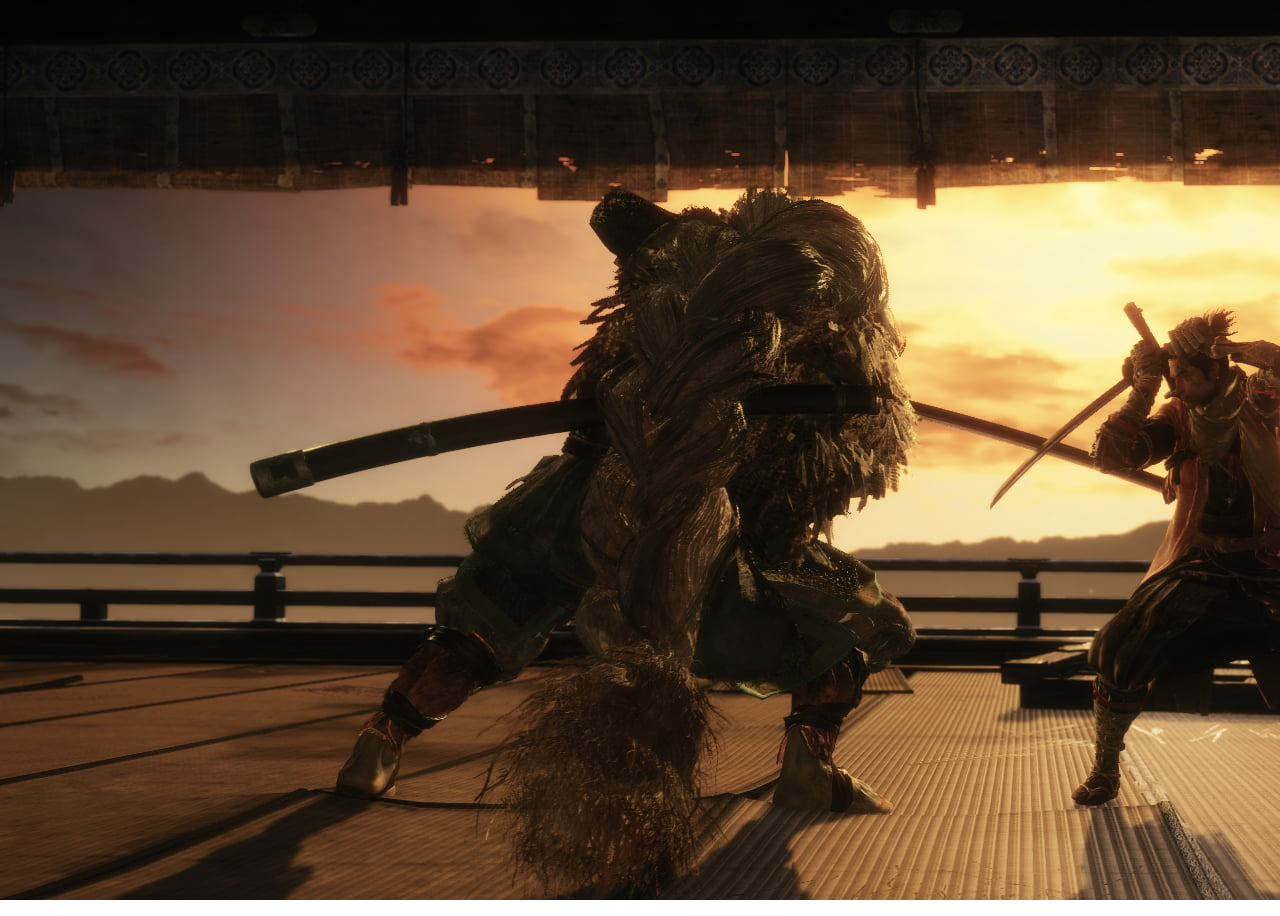
<file: 2048.html>
<!DOCTYPE html>
<html lang="en">
<head>
    <meta charset="UTF-8">
    <meta name="viewport" content="width=device-width, initial-scale=1.0">
    <link rel="stylesheet" href="style/2048.css">
    <title>Chapter 10: 2048</title>
</head>
<body>
    <div class="intro">
        <h1>Chapter 10: 2048</h1>
        <h2>Thử thách cuối cùng rồi</h2>
        <h2>Sử dụng các phím mũi tên để thực hiện thử thách. So với phiên bản 4x4 thì cái này dễ hơn nhiều</h2>
        <h2>Phá đảo game này và phần thưởng sẽ mở ra cho bạn</h2>
    </div>

    <div class="game-board">
        
    </div>


    <div class="continue-container">
        <div class="continue">
            <div>
                <h2>Congratulations! Bà đã làm được</h2>
                <h3>No more keys, no more challenges</h3>
                <h3>Hãy đi tới hồi kết và nhận thưởng</h3>
                <button>
                    <a href="congratulations.html">Nhận phần thưởng</a>
                </button>
            </div>
        </div>
    </div>
    
    <div class="failed-container">
        <div class="failed">
            <div>
                <h2>Thua cuộc</h2>
                <h3>Lần nữa nào</h3>
                <button class="restart">
                    Thử lại
                </button>
                <button>
                    <a href="menu.html">Trở về menu</a>
                </button>
            </div>
        </div>
    </div>


    <script type="module" src="script/2048.js"></script>
</body>
</html>
</file>
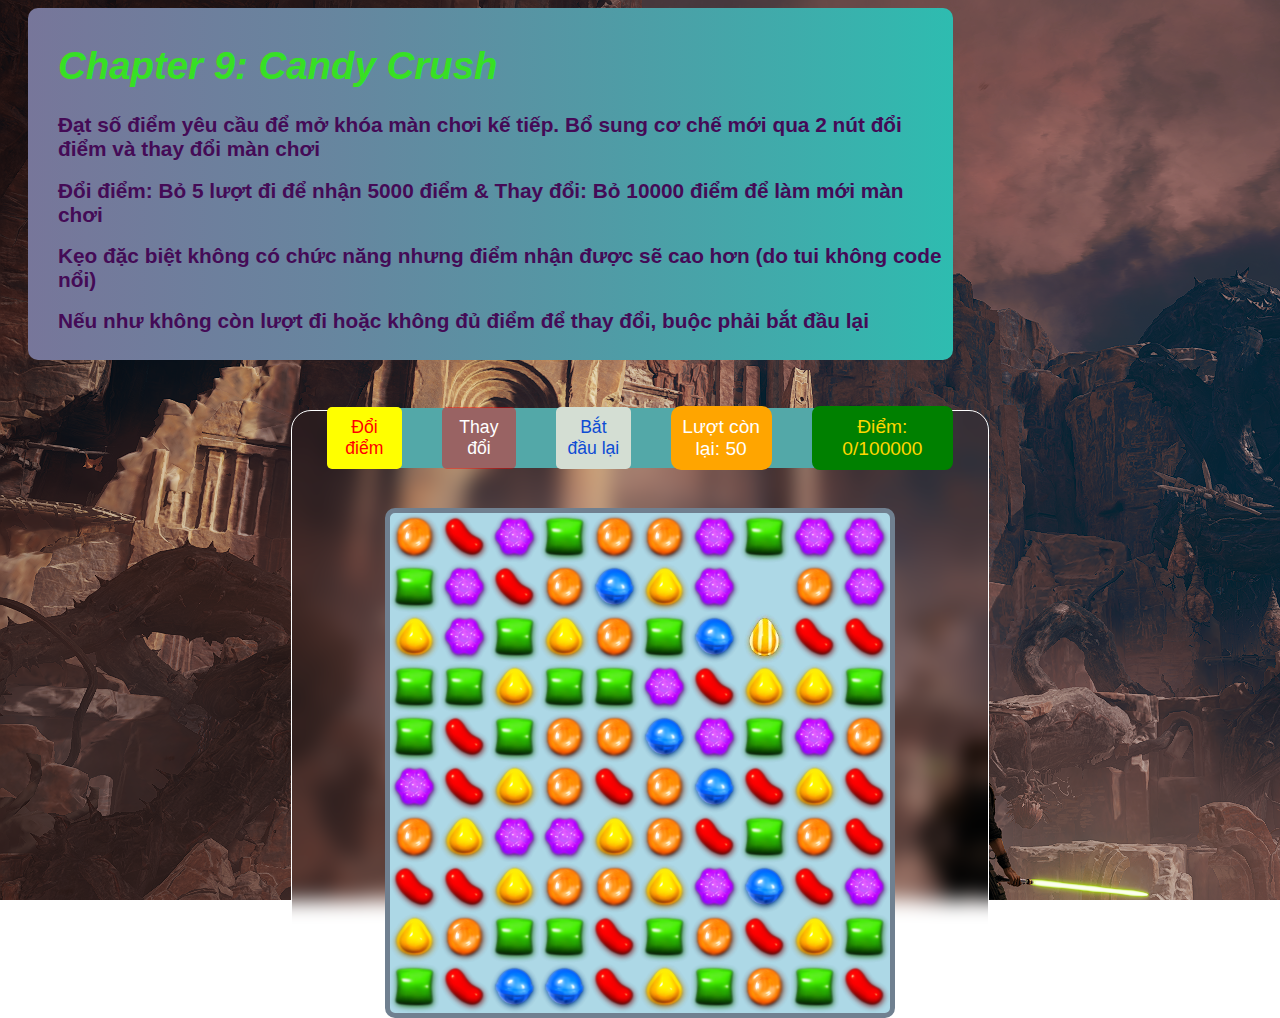
<file: candycrush.html>
<!DOCTYPE html>
<html lang="en">
<head>
    <meta charset="UTF-8">
    <meta name="viewport" content="width=device-width, initial-scale=1.0">
    <link rel="stylesheet" href="style/candycrush.css">
    <title>Chapter 9: Candy Crush</title>
</head>
<body>
    <div class="intro">
        <h1>Chapter 9: Candy Crush</h1>
        <h2>Đạt số điểm yêu cầu để mở khóa màn chơi kế tiếp. Bổ sung cơ chế mới qua 2 nút đổi điểm và thay đổi màn chơi</h2>
        <h2>Đổi điểm: Bỏ 5 lượt đi để nhận 5000 điểm & Thay đổi: Bỏ 10000 điểm để làm mới màn chơi</h2>
        <h2>Kẹo đặc biệt không có chức năng nhưng điểm nhận được sẽ cao hơn (do tui không code nổi)</h2>
        <h2>Nếu như không còn lượt đi hoặc không đủ điểm để thay đổi, buộc phải bắt đầu lại</h2>
    </div>

    <div class="game">
        <div class="menu">
            <button class="exchange">Đổi điểm</button>
            <button class="shuffle">Thay đổi</button>
            <button class="restart">Bắt đầu lại</button>
            <div class="turns">Lượt còn lại: <span id="turns">50</span></div>
            <div class="score">Điểm: <span id="score">0/100000</span></div>
        </div>

        <div class="board">
            
        </div>
    </div>


    <div class="continue-container">
        <div class="continue">
            <div>
                <h2>Code màn này nhức đầu thiệt chứ</h2>
                <h3>Coi chừng quên cái này: finalchallenge</h3>
                <button>
                    <a href="menu.html">Trở về menu</a>
                </button>
                <button>
                    <a href="2048.html">The Final Challenge</a>
                </button>
            </div>
        </div>
    </div>
    
    <div class="failed-container">
        <div class="failed">
            <div>
                <h2>Đâu có dễ ăn vậy</h2>
                <h3>Again?</h3>
                <button class="restart">
                    Thử lại
                </button>
                <button>
                    <a href="index.html">Trở về menu</a>
                </button>
            </div>
        </div>
    </div>

    <script src="script/candycrush.js"></script>
</body>
</html>
</file>
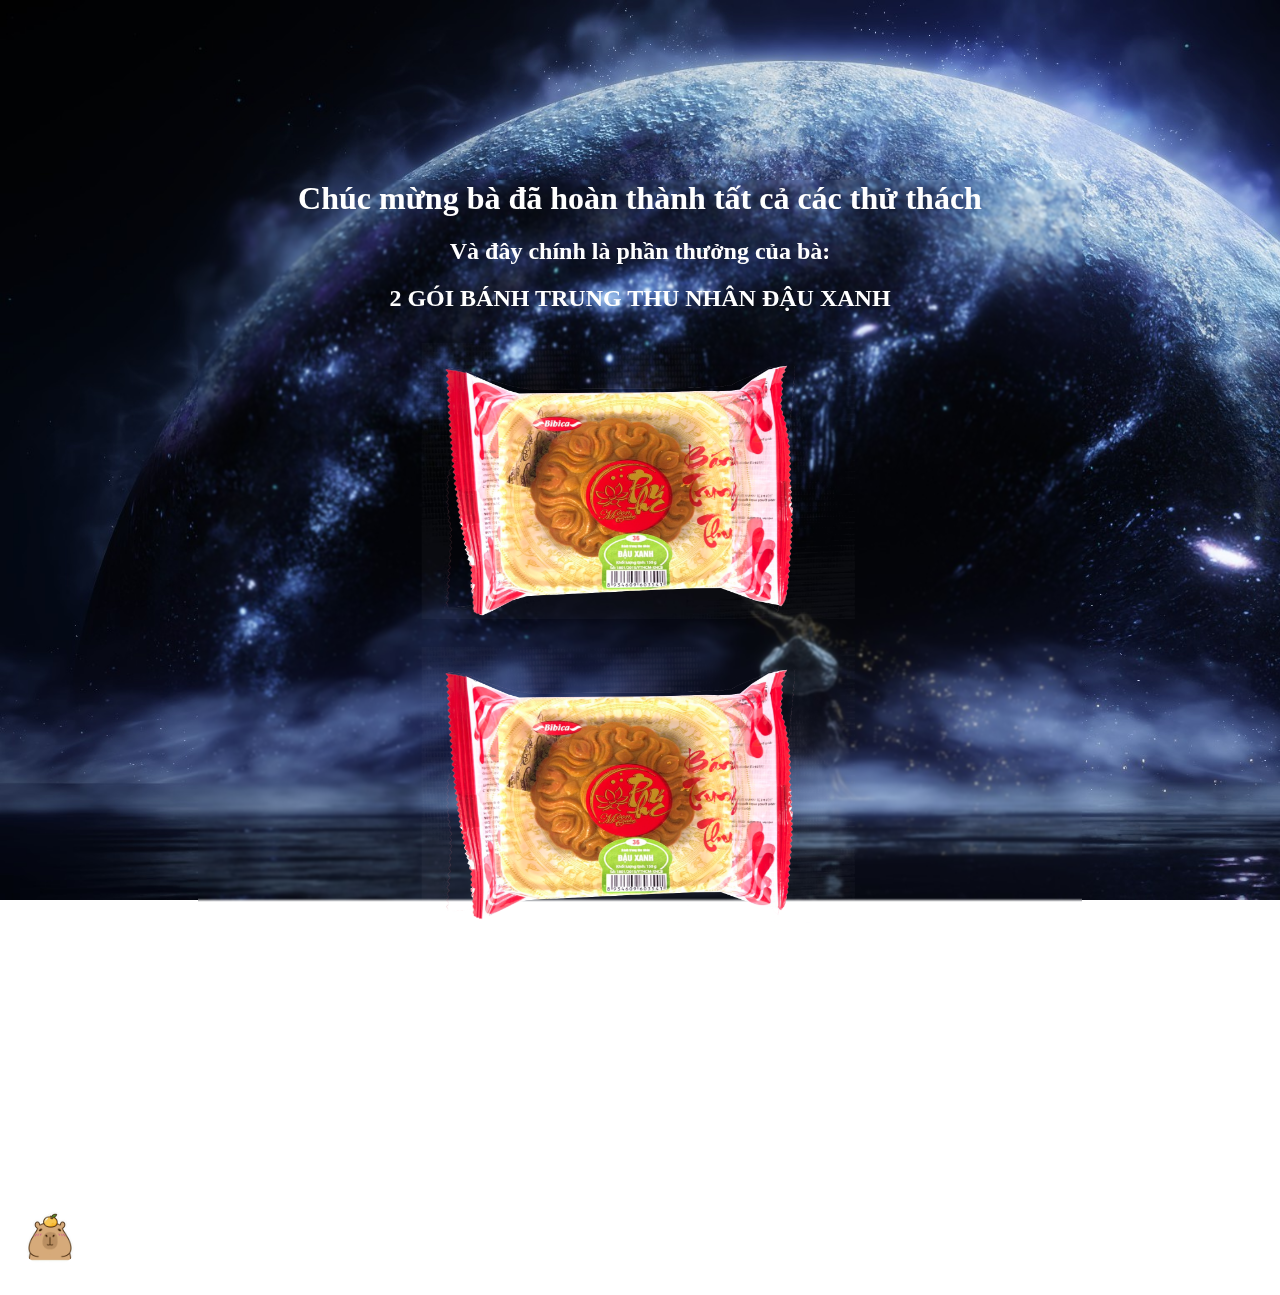
<file: congratulations.html>
<!DOCTYPE html>
<html lang="en">
<head>
    <meta charset="UTF-8">
    <meta name="viewport" content="width=device-width, initial-scale=1.0">
    <link rel="stylesheet" href="style/congratulation.css">
    <title>Congratulations!</title>
</head>
<body>
    <div class="container">
        <h1>Chúc mừng bà đã hoàn thành tất cả các thử thách</h1>
        <h2>Và đây chính là phần thưởng của bà: </h2>
        <h2>2 GÓI BÁNH TRUNG THU NHÂN ĐẬU XANH</h2>
        <img src="Images/banhTrungThu.png">
        <img src="Images/banhTrungThu.png">
        <h2>Chụp màn hình lại và gửi cho chủ web để làm minh chứng và nhận được quà</h2>
    </div>

    <div class="secret">
        <img src="Images/capyBtn.png" class="btn">
        <span>Key: hiddenConfession</span>
    </div>
    

    <script src="script/congratulations.js"></script>
</body>
</html>
</file>
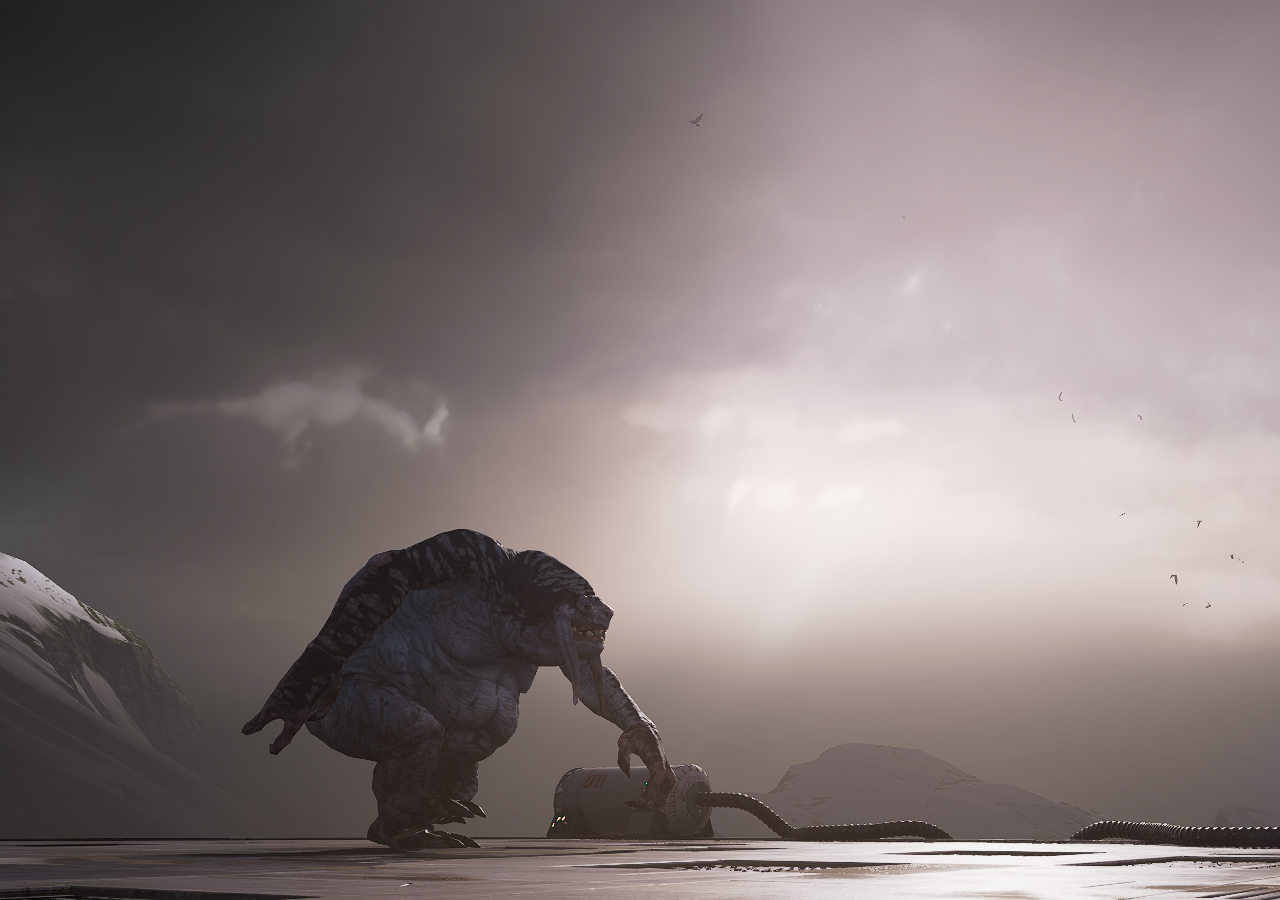
<file: fill.html>
<!DOCTYPE html>
<html lang="en">
<head>
    <meta charset="UTF-8">
    <meta name="viewport" content="width=device-width, initial-scale=1.0">
    <link rel="stylesheet" href="style/fill.css">
    <title>Chapter 4: Điền đáp án</title>
</head>
<body>
    <div class="intro">
        <h1>Chapter 4: Điền đáp án</h1>
        <h2>Đáp án chỉ có 1 từ, phân biệt in hoa, in thường</h2>
        <h2>Trả lời đúng tất cả sẽ mở khóa thử thách kế tiếp</h2>
    </div>

    <div class="quiz-container">
        <div class="quiz">
            <h2 class="question">Question goes here Lorem ipsum dolor sit amet consectetur adipisicing elit. Ipsam, deserunt? Lorem ipsum dolor sit amet consectetur adipisicing elit. Placeat quibusdam aspernatur sapiente et ut molestias recusandae enim laudantium, tempore laborum nulla corporis distinctio tenetur doloremque quaerat dignissimos dicta cupiditate harum incidunt porro vero. Deserunt accusamus odit animi earum a soluta.</h2>
            <div class="answer">
                <input type="text" class="input" placeholder="Nhập đáp án">
                <button class="submit">Xác nhận</button>
                <h3 class="review"></h3>
            </div>
        </div>
    </div>

    <div class="result">
        <div class="score">0/5</div>
        <button class="next">Tiếp tục</button>
    </div>

    <div class="continue-container">
        <div class="continue">
            <div>
                <h2>Hi vọng bà tự trả lời được ít nhất 1 câu</h2>
                <h3>Anyway, here it is: iDidNotCheat</h3>
                <button>
                    <a href="menu.html">Trở về menu</a>
                </button>
                <button>
                    <a href="puzzle.html">Thử thách kế tiếp</a>
                </button>
            </div>
        </div>
    </div>

    <script src="script/fill.js"></script>
</body>
</html>
</file>
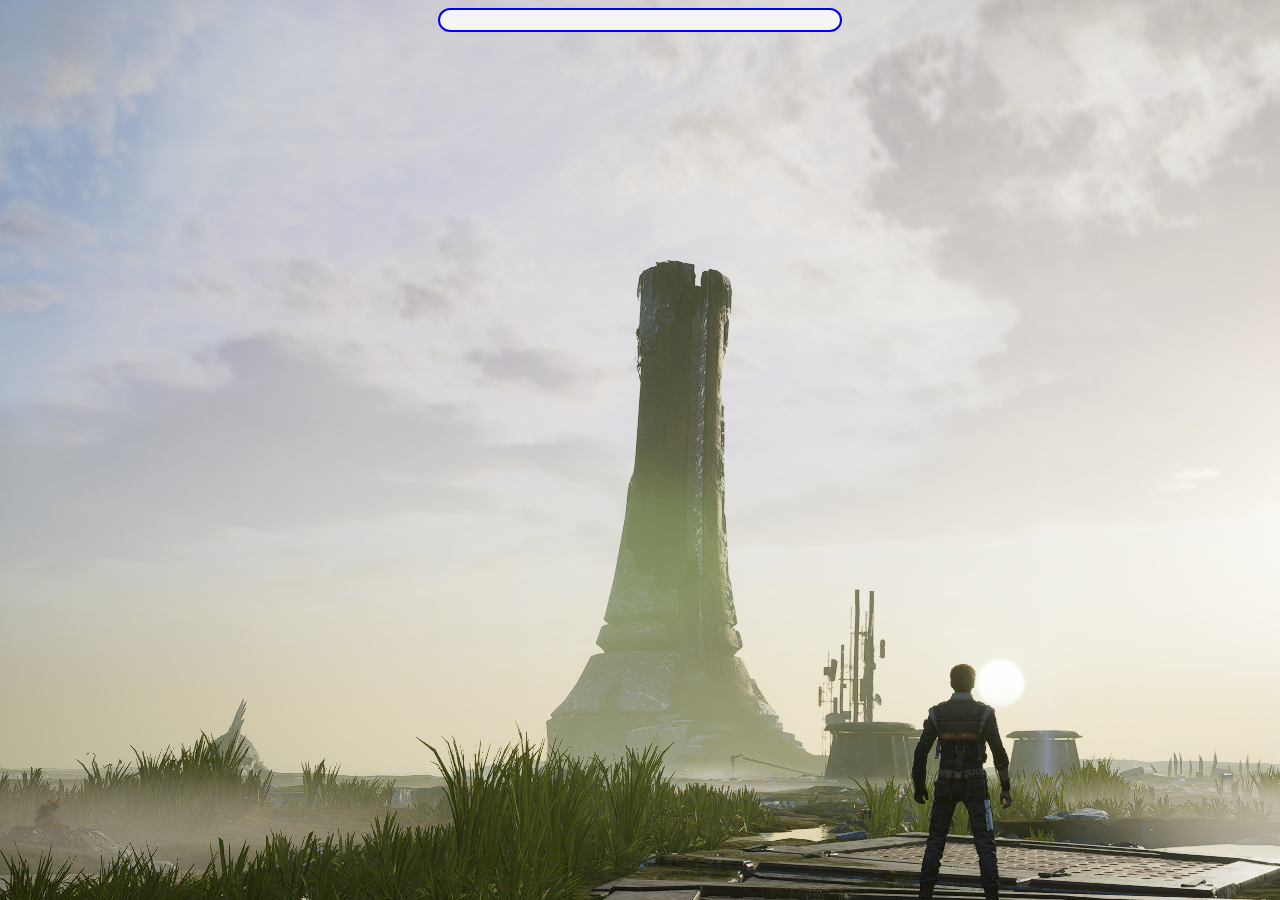
<file: memory.html>
<!DOCTYPE html>
<html lang="en">
<head>
    <meta charset="UTF-8">
    <meta name="viewport" content="width=device-width, initial-scale=1.0">
    <link rel="stylesheet" href="style/memory.css">
    <title>Chapter 2: Memory Cards</title>
</head>
<body>
    <div class="intro">
        <h1>Chapter 2: Memory Card Game</h1>
        <h3>Trò này dễ nên tự biết cách chơi đi nha</h3>
        <h3>Hoàn thành trong thời gian quy định để mở khóa màn kế tiếp</h3>
    </div>

    <div class="setting">
        <button class="start-game">Bắt đầu</button>
        <h2>Thời gian còn lại: <span class="timer">90s</span></h2>
        <button class="refresh">Chơi lại</button>
    </div>

    <div class="wrapper">
        <ul class="cards">
            <li class="card">
                <div class="view front-view">
                    <img src="Images/MemoryCard/Cardback.png" alt="?">
                </div>
                <div class="view back-view">
                    <img src="Images/MemoryCard/1.webp" alt="card-img">
                </div>
            </li>

            <li class="card">
                <div class="view front-view">
                    <img src="Images/MemoryCard/Cardback.png" alt="?">
                </div>
                <div class="view back-view">
                    <img src="Images/MemoryCard/2.webp" alt="card-img">
                </div>
            </li>

            <li class="card">
                <div class="view front-view">
                    <img src="Images/MemoryCard/Cardback.png" alt="?">
                </div>
                <div class="view back-view">
                    <img src="Images/MemoryCard/3.webp" alt="card-img">
                </div>
            </li>

            <li class="card">
                <div class="view front-view">
                    <img src="Images/MemoryCard/Cardback.png" alt="?">
                </div>
                <div class="view back-view">
                    <img src="Images/MemoryCard/4.webp" alt="card-img">
                </div>
            </li>

            <li class="card">
                <div class="view front-view">
                    <img src="Images/MemoryCard/Cardback.png" alt="?">
                </div>
                <div class="view back-view">
                    <img src="Images/MemoryCard/5.webp" alt="card-img">
                </div>
            </li>

            <li class="card">
                <div class="view front-view">
                    <img src="Images/MemoryCard/Cardback.png" alt="?">
                </div>
                <div class="view back-view">
                    <img src="Images/MemoryCard/6.webp" alt="card-img">
                </div>
            </li>

            <li class="card">
                <div class="view front-view">
                    <img src="Images/MemoryCard/Cardback.png" alt="?">
                </div>
                <div class="view back-view">
                    <img src="Images/MemoryCard/7.webp" alt="card-img">
                </div>
            </li>

            <li class="card">
                <div class="view front-view">
                    <img src="Images/MemoryCard/Cardback.png" alt="?">
                </div>
                <div class="view back-view">
                    <img src="Images/MemoryCard/8.webp" alt="card-img">
                </div>
            </li>

            <li class="card">
                <div class="view front-view">
                    <img src="Images/MemoryCard/Cardback.png" alt="?">
                </div>
                <div class="view back-view">
                    <img src="Images/MemoryCard/9.webp" alt="card-img">
                </div>
            </li>

            <li class="card">
                <div class="view front-view">
                    <img src="Images/MemoryCard/Cardback.png" alt="?">
                </div>
                <div class="view back-view">
                    <img src="Images/MemoryCard/10.webp" alt="card-img">
                </div>
            </li>

            <li class="card">
                <div class="view front-view">
                    <img src="Images/MemoryCard/Cardback.png" alt="?">
                </div>
                <div class="view back-view">
                    <img src="Images/MemoryCard/11.webp" alt="card-img">
                </div>
            </li>

            <li class="card">
                <div class="view front-view">
                    <img src="Images/MemoryCard/Cardback.png" alt="?">
                </div>
                <div class="view back-view">
                    <img src="Images/MemoryCard/12.webp" alt="card-img">
                </div>
            </li>

            <li class="card">
                <div class="view front-view">
                    <img src="Images/MemoryCard/Cardback.png" alt="?">
                </div>
                <div class="view back-view">
                    <img src="Images/MemoryCard/1.webp" alt="card-img">
                </div>
            </li>

            <li class="card">
                <div class="view front-view">
                    <img src="Images/MemoryCard/Cardback.png" alt="?">
                </div>
                <div class="view back-view">
                    <img src="Images/MemoryCard/2.webp" alt="card-img">
                </div>
            </li>

            <li class="card">
                <div class="view front-view">
                    <img src="Images/MemoryCard/Cardback.png" alt="?">
                </div>
                <div class="view back-view">
                    <img src="Images/MemoryCard/3.webp" alt="card-img">
                </div>
            </li>

            <li class="card">
                <div class="view front-view">
                    <img src="Images/MemoryCard/Cardback.png" alt="?">
                </div>
                <div class="view back-view">
                    <img src="Images/MemoryCard/4.webp" alt="card-img">
                </div>
            </li>

            <li class="card">
                <div class="view front-view">
                    <img src="Images/MemoryCard/Cardback.png" alt="?">
                </div>
                <div class="view back-view">
                    <img src="Images/MemoryCard/5.webp" alt="card-img">
                </div>
            </li>

            <li class="card">
                <div class="view front-view">
                    <img src="Images/MemoryCard/Cardback.png" alt="?">
                </div>
                <div class="view back-view">
                    <img src="Images/MemoryCard/6.webp" alt="card-img">
                </div>
            </li>

            <li class="card">
                <div class="view front-view">
                    <img src="Images/MemoryCard/Cardback.png" alt="?">
                </div>
                <div class="view back-view">
                    <img src="Images/MemoryCard/7.webp" alt="card-img">
                </div>
            </li>

            <li class="card">
                <div class="view front-view">
                    <img src="Images/MemoryCard/Cardback.png" alt="?">
                </div>
                <div class="view back-view">
                    <img src="Images/MemoryCard/8.webp" alt="card-img">
                </div>
            </li>

            <li class="card">
                <div class="view front-view">
                    <img src="Images/MemoryCard/Cardback.png" alt="?">
                </div>
                <div class="view back-view">
                    <img src="Images/MemoryCard/9.webp" alt="card-img">
                </div>
            </li>

            <li class="card">
                <div class="view front-view">
                    <img src="Images/MemoryCard/Cardback.png" alt="?">
                </div>
                <div class="view back-view">
                    <img src="Images/MemoryCard/10.webp" alt="card-img">
                </div>
            </li>

            <li class="card">
                <div class="view front-view">
                    <img src="Images/MemoryCard/Cardback.png" alt="?">
                </div>
                <div class="view back-view">
                    <img src="Images/MemoryCard/11.webp" alt="card-img">
                </div>
            </li>

            <li class="card">
                <div class="view front-view">
                    <img src="Images/MemoryCard/Cardback.png" alt="?">
                </div>
                <div class="view back-view">
                    <img src="Images/MemoryCard/12.webp" alt="card-img">
                </div>
            </li>
        </ul>
    </div>

    <div class="continue-container">
        <div class="continue">
            <div>
                <h2>Không khó lắm, đừng lo vẫn còn nhiều thử thách đang đợi</h2>
                <h3>Here is your key: englishorspanish</h3>
                <button>
                    <a href="menu.html">Trở về menu</a>
                </button>
                <button>
                    <a href="wordle.html">Thử thách kế tiếp</a>
                </button>
            </div>
        </div>
    </div>

    <div class="failed-container">
        <div class="failed">
            <div>
                <h2>You Failed</h2>
                <h3>Wanna Try Again?</h3>
                <button class="refresh">
                    Thử lại
                </button>
                <button>
                    <a href="menu.html">Trở về menu</a>
                </button>
            </div>
        </div>
    </div>
    <script src="script/memory.js"></script>
</body>
</html>
</file>
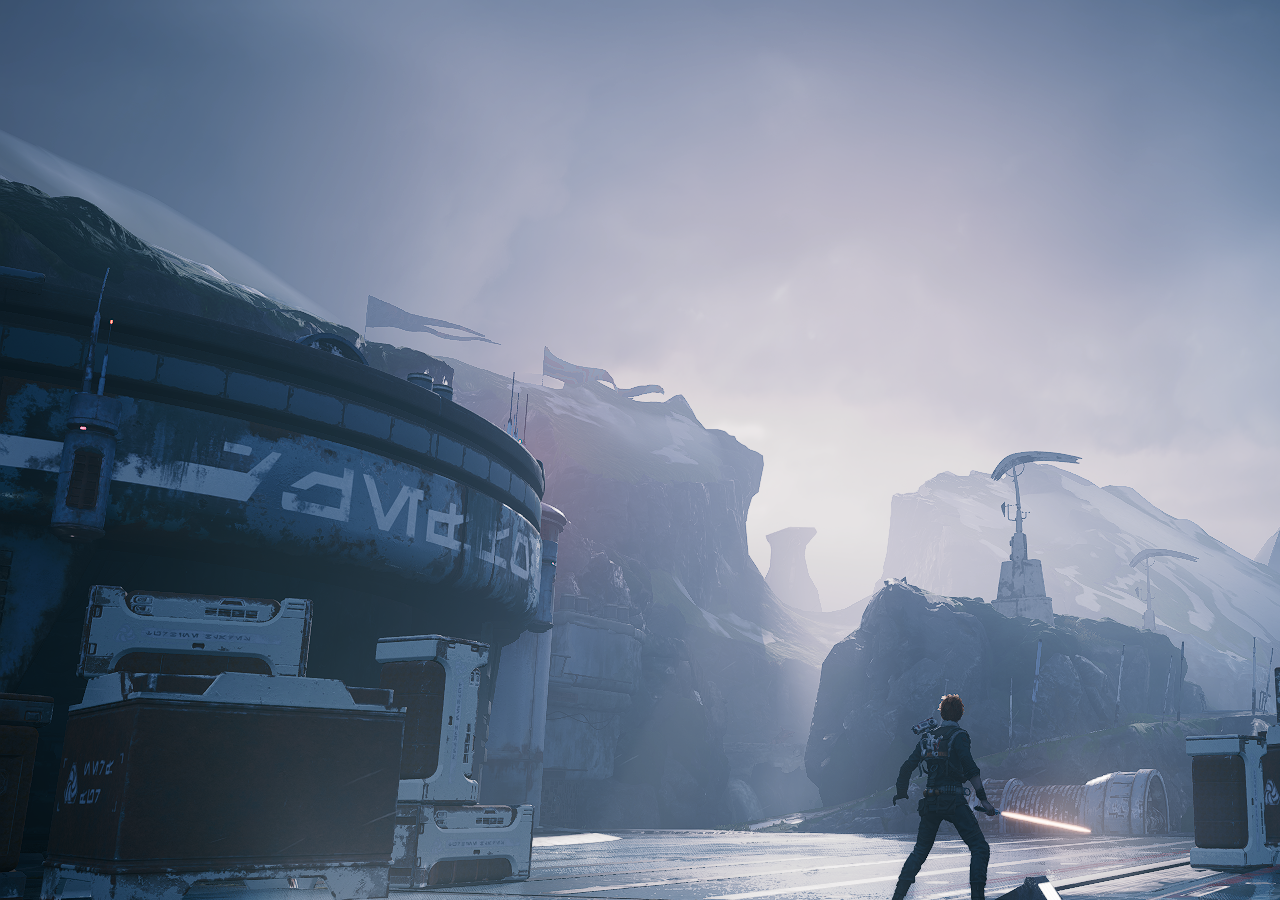
<file: quiz.html>
<!DOCTYPE html>
<html lang="en">
<head>
    <meta charset="UTF-8">
    <meta name="viewport" content="width=device-width, initial-scale=1.0">
    <link rel="stylesheet" href="style/quiz.css">
    <title>Chapter 1: Quiz</title>
</head>
<body>
    <div class="intro">
        <h1>Chapter 1: Ai là triệu phú</h1>
        <h3>Sai 1 câu = Tạch</h3>
        <h3>Trả lời đúng liên tiếp các câu hỏi trắc nghiệm để mở khóa màn kế tiếp</h3>
    </div>

    <div class="quiz-container">
        <div class="quiz">
            <h2 class="question"></h2>
            <div class="answer-buttons">
                <button class="btn">Answer 1</button>
                <button class="btn">Answer 2</button>
                <button class="btn">Answer 3</button>
                <button class="btn">Answer 4</button>
            </div>
        </div>
    </div>

    <div class="result">
        <button class="retry">Thử lại</button>
        <button class="next">Tiếp tục</button>
    </div>

    <div class="continue-container">
        <div class="continue">
            <div>
                <h2>Chúc mừng bạn đã hoàn thành thử thách đầu tiên</h2>
                <h3>Here is the key: 50021141</h3>
                <h3>Thứ này sẽ giúp bạn quay lại cuộc hành trình nhanh hơn</h3>
                <button>
                    <a href="menu.html">Trở về menu</a>
                </button>
                <button>
                    <a href="memory.html">Thử thách kế tiếp</a>
                </button>
            </div>
        </div>
    </div>


    <script src="script/quiz.js"></script>
</body>
</html>
</file>
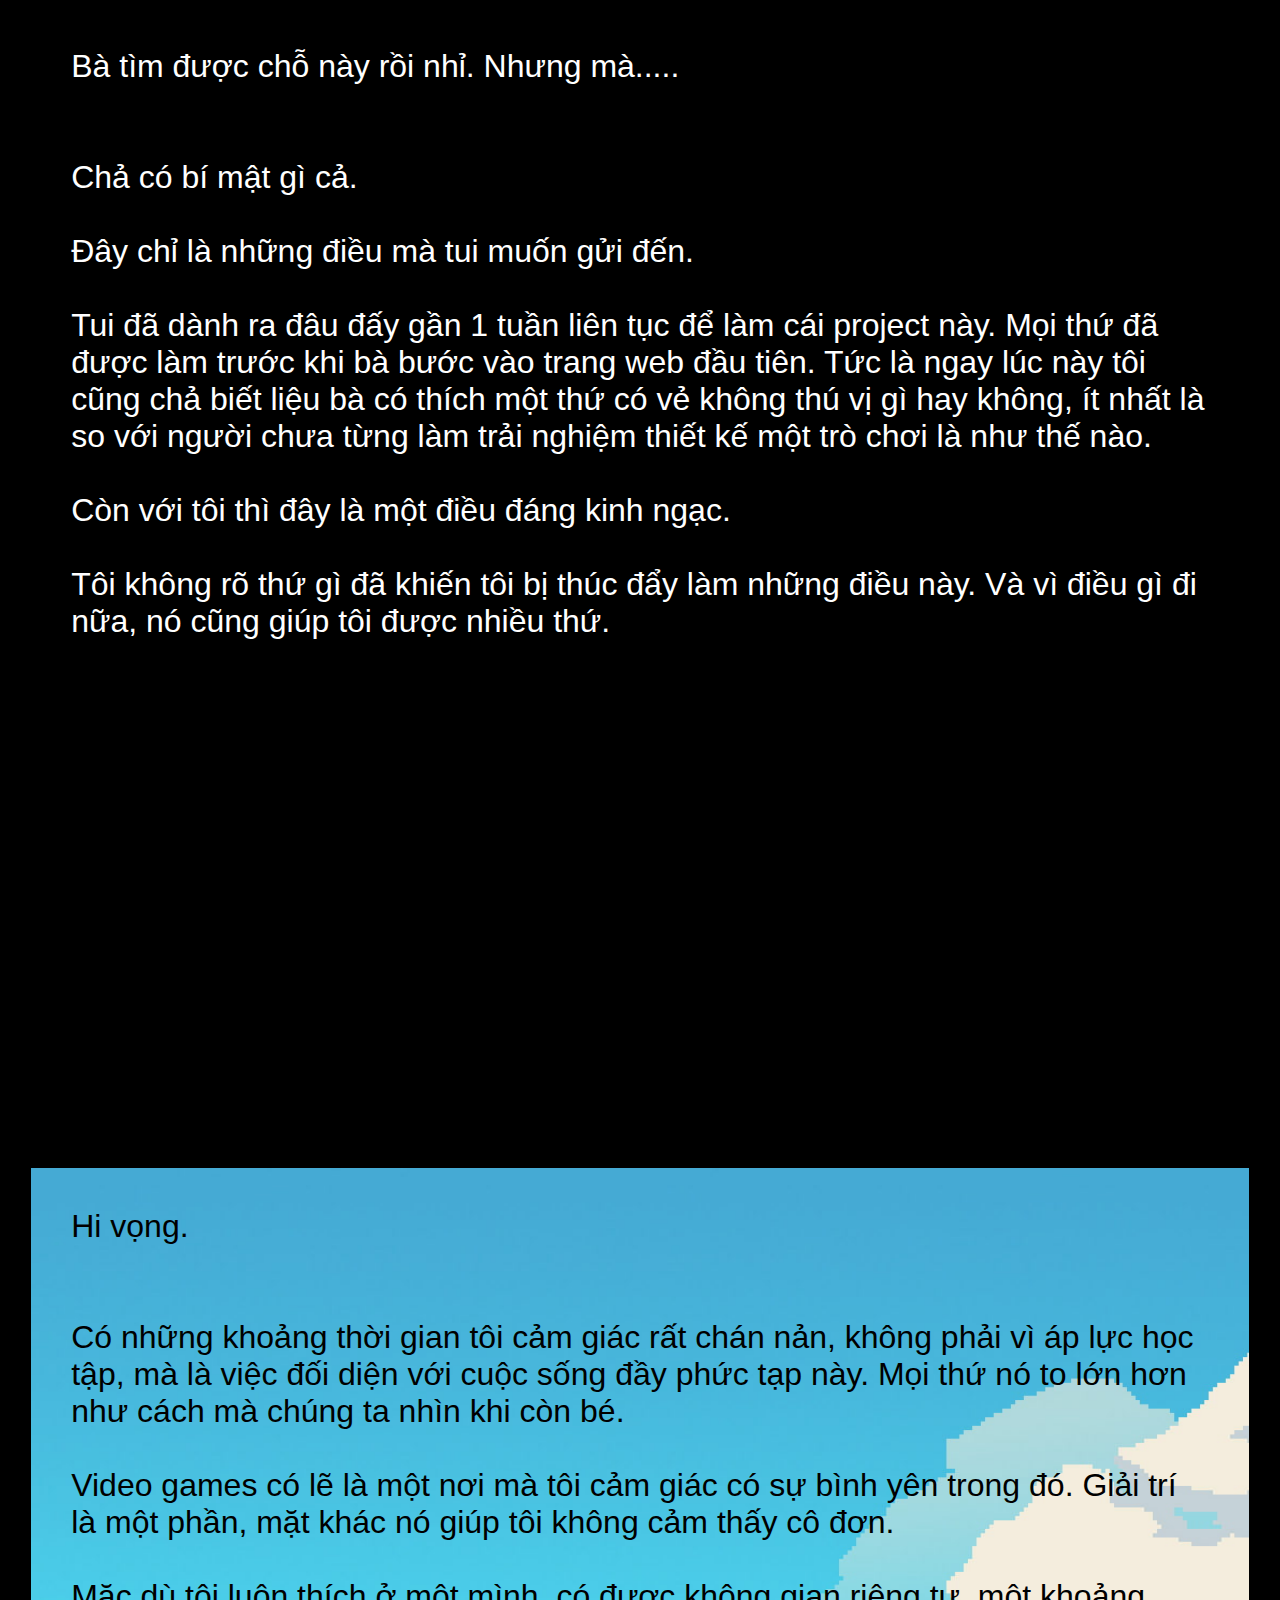
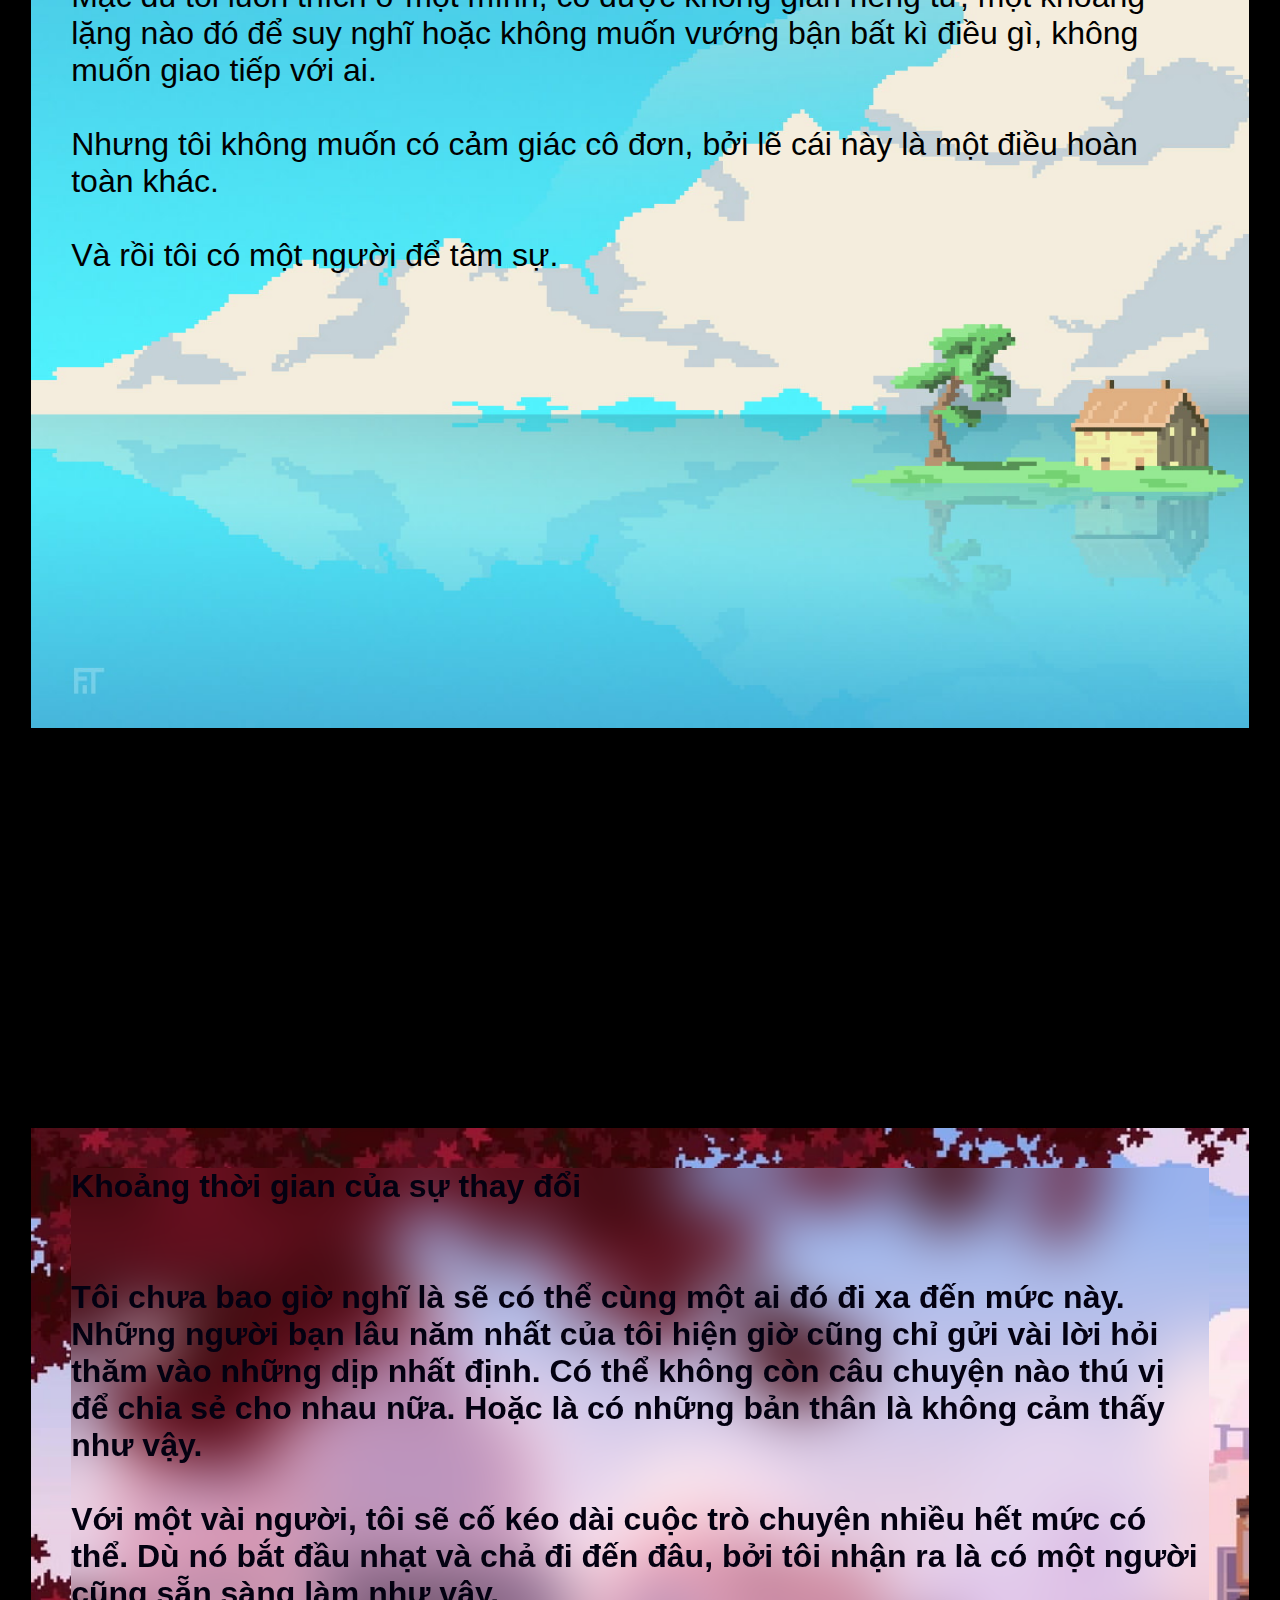
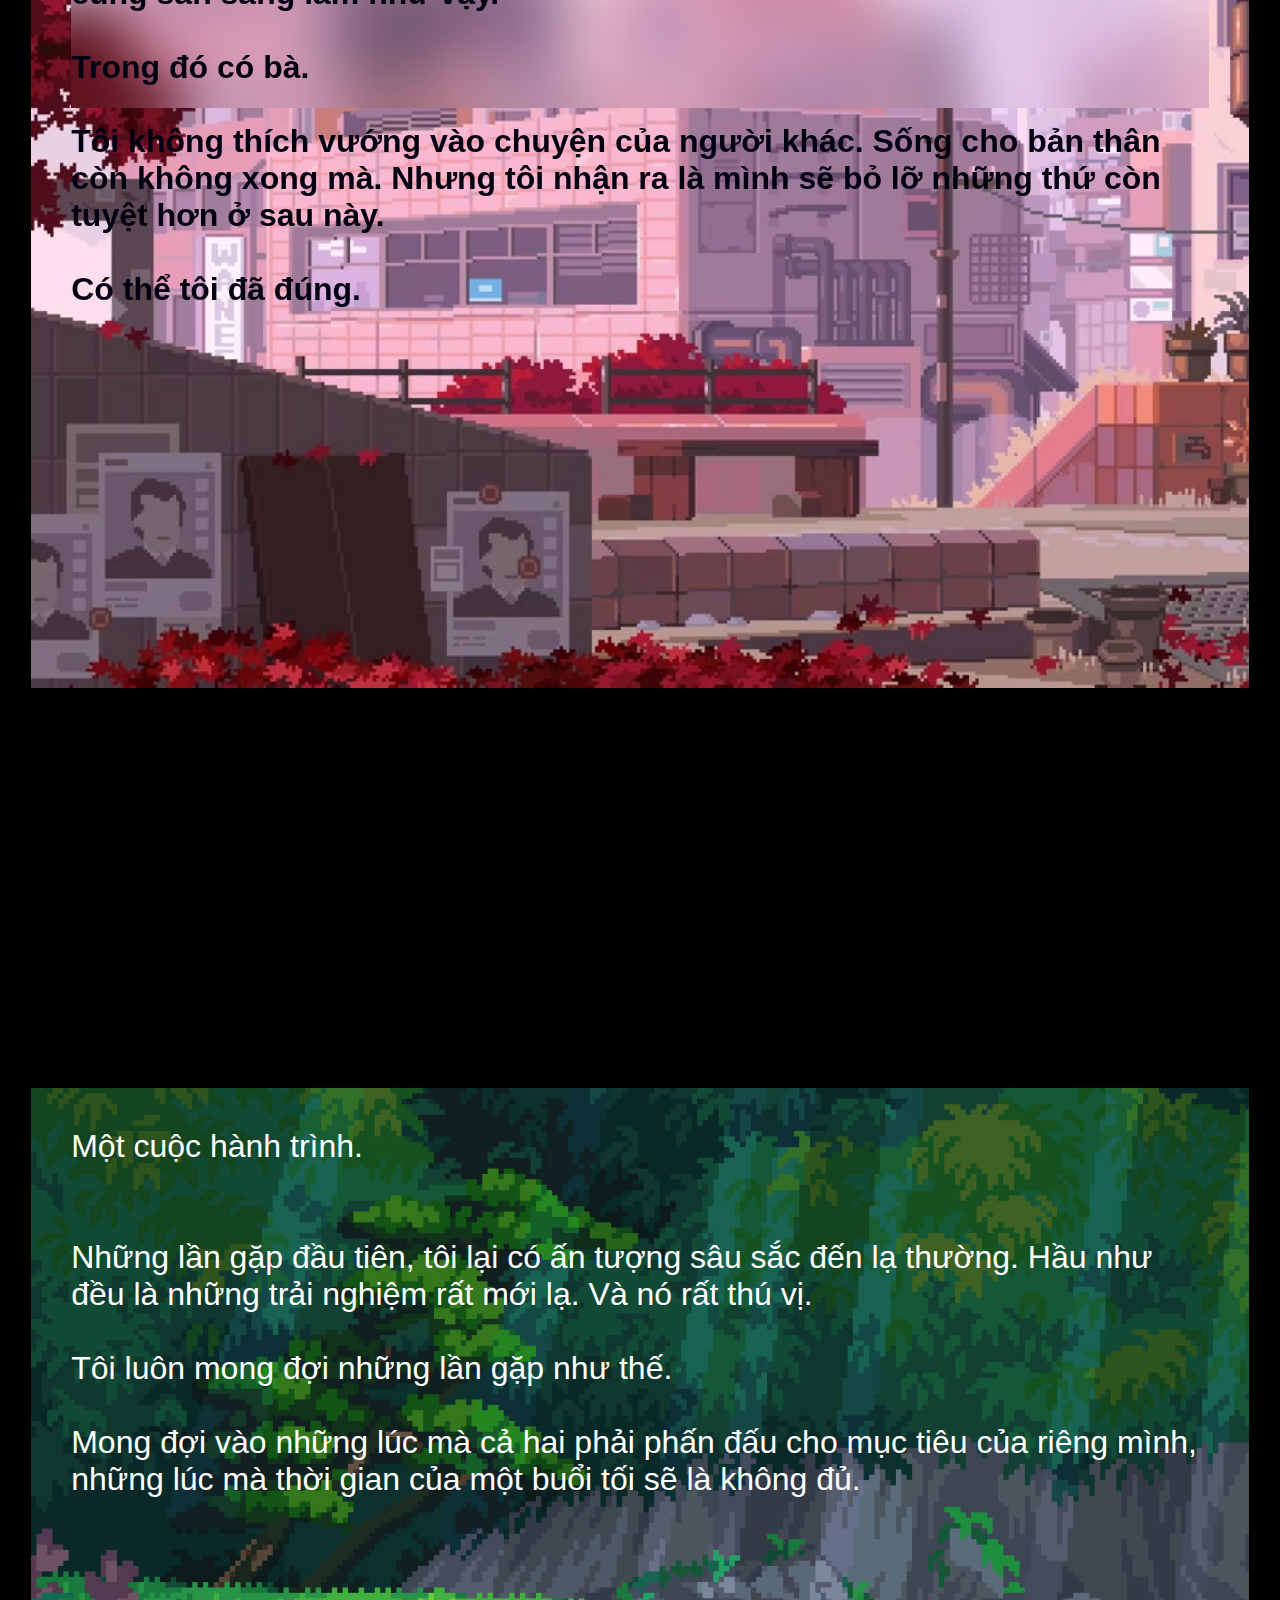
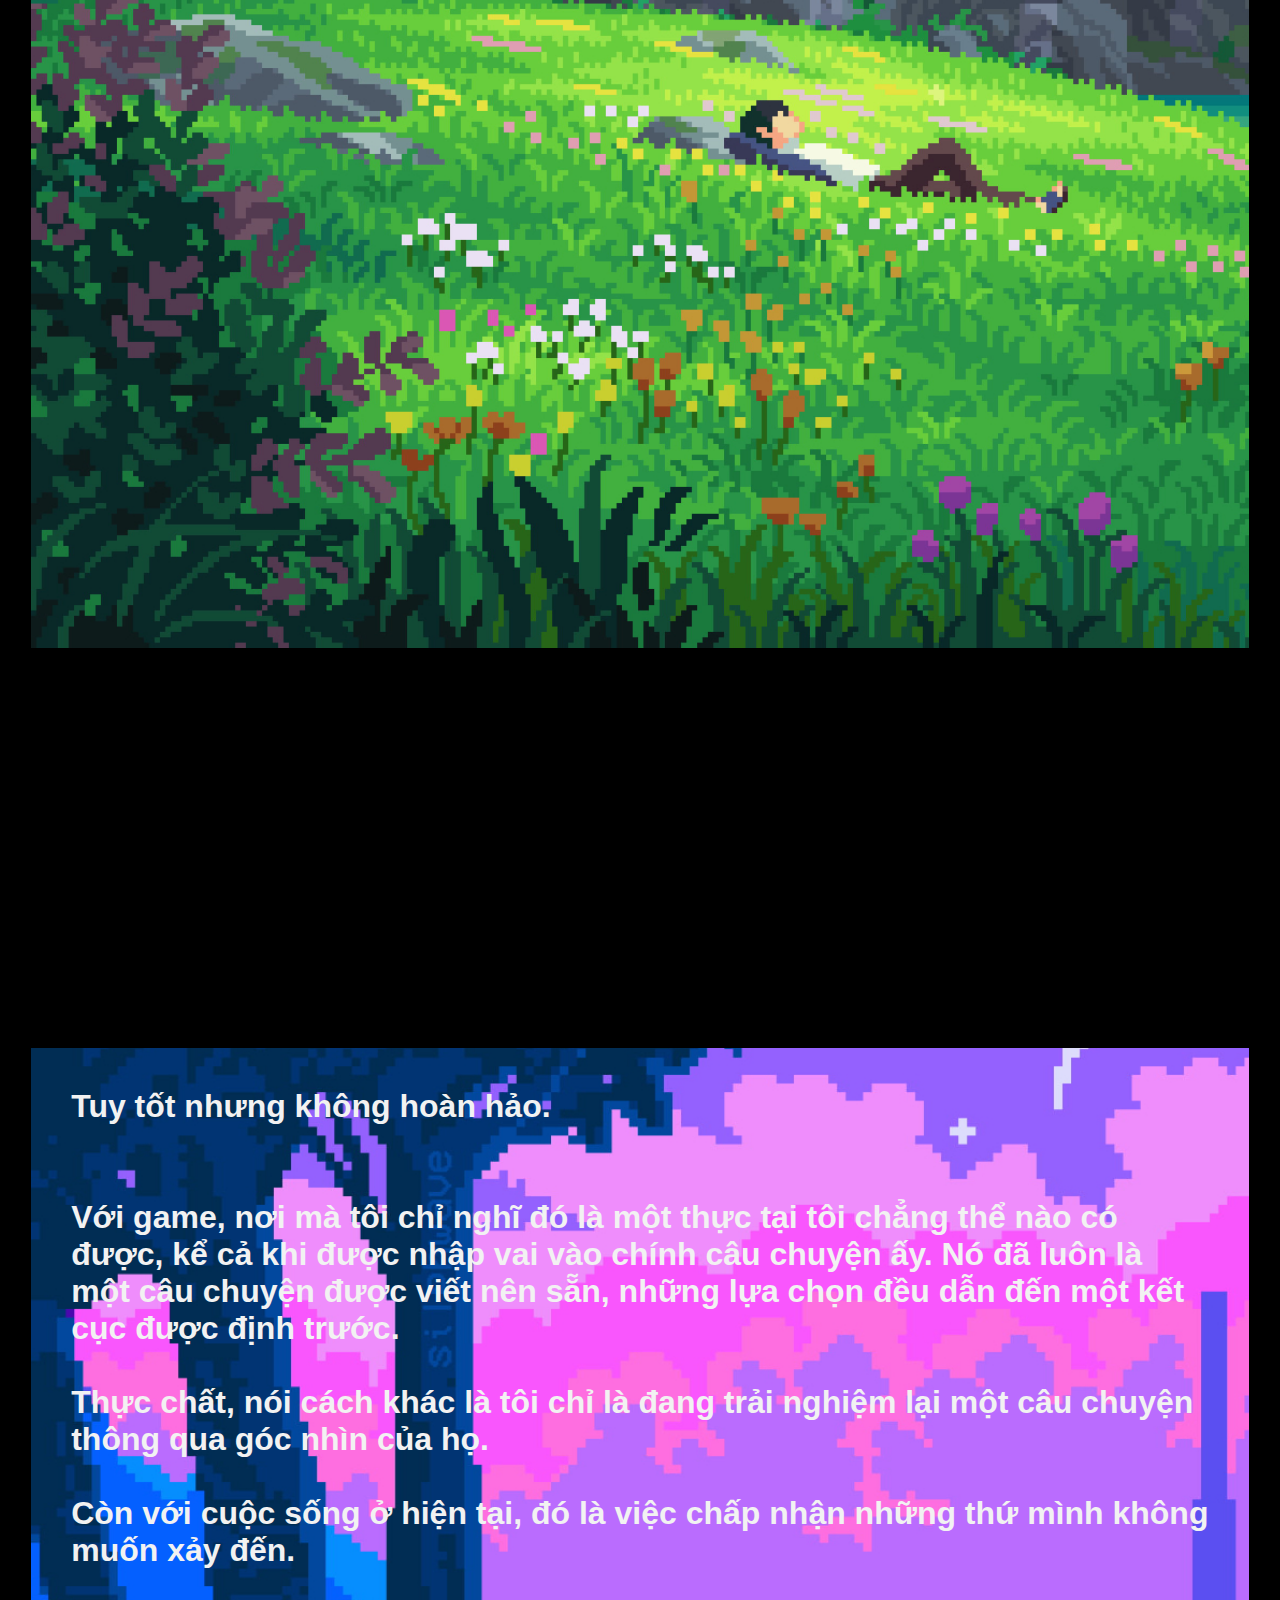
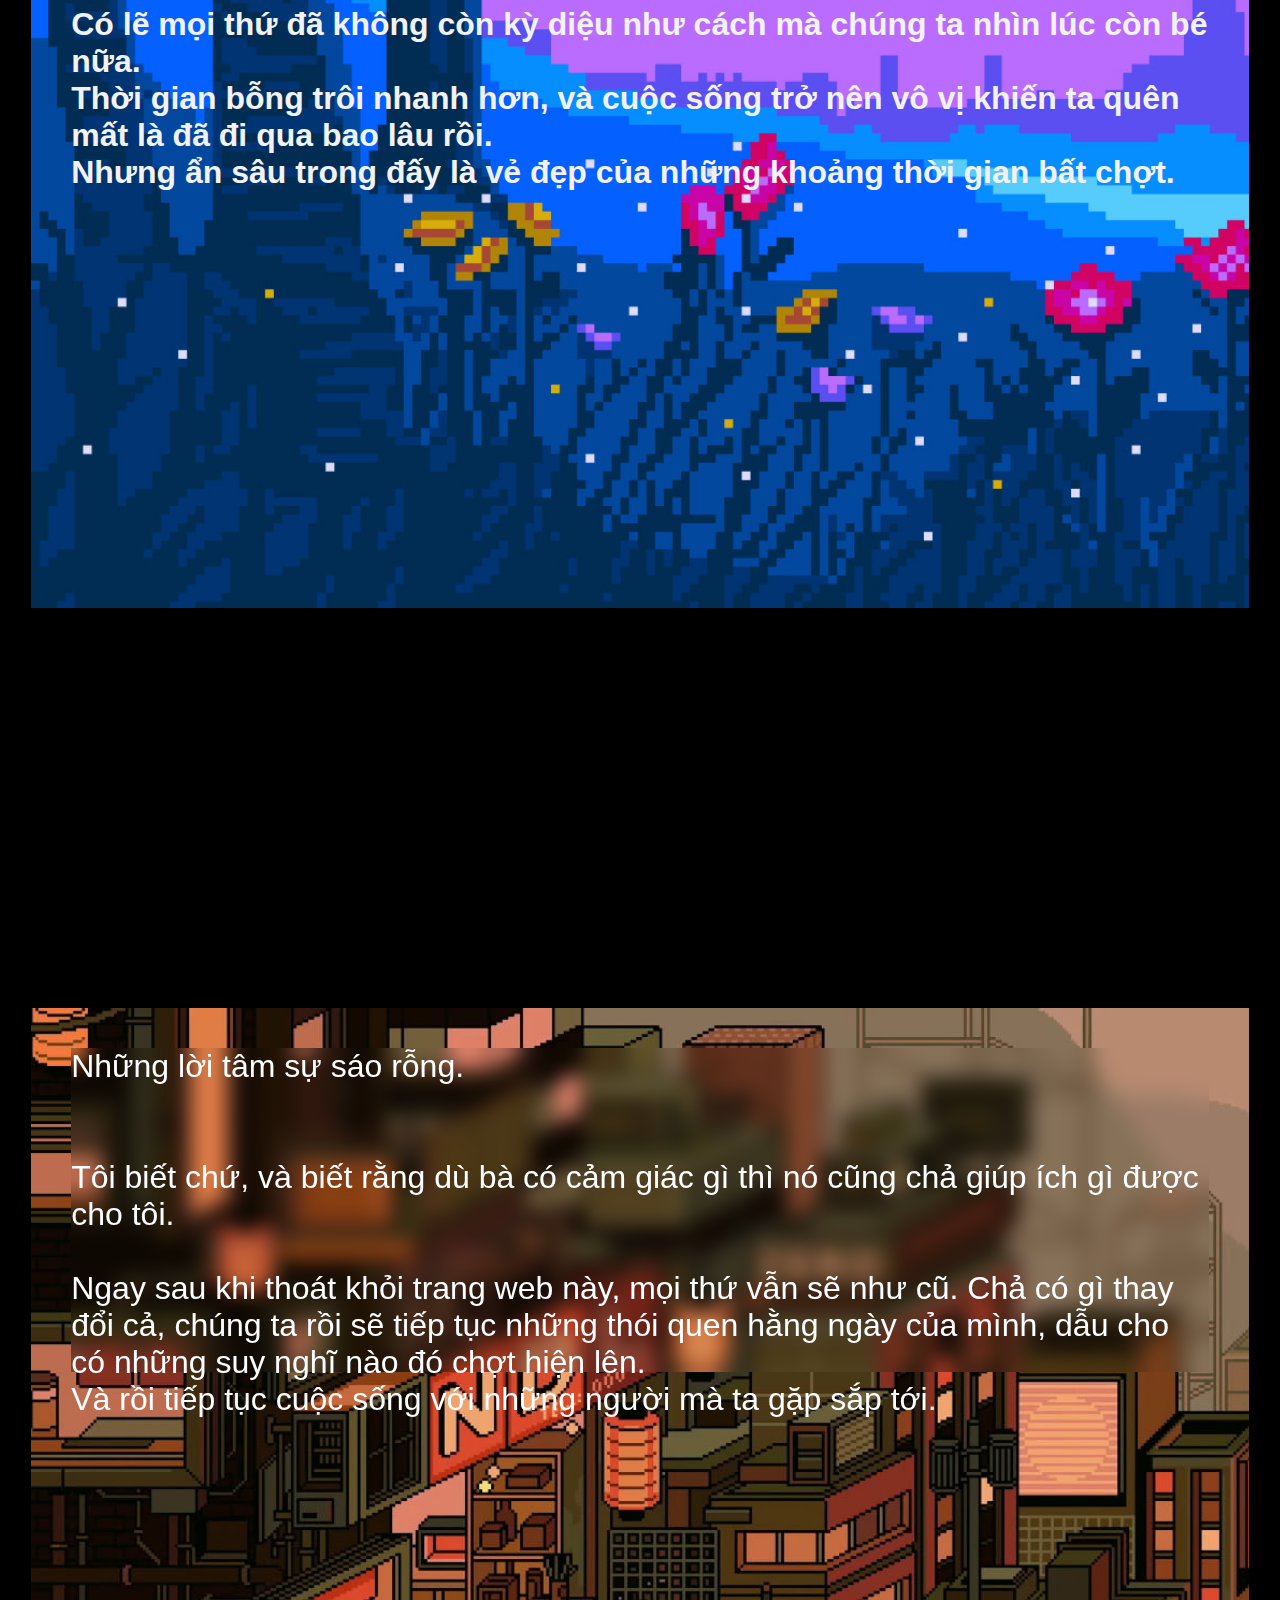
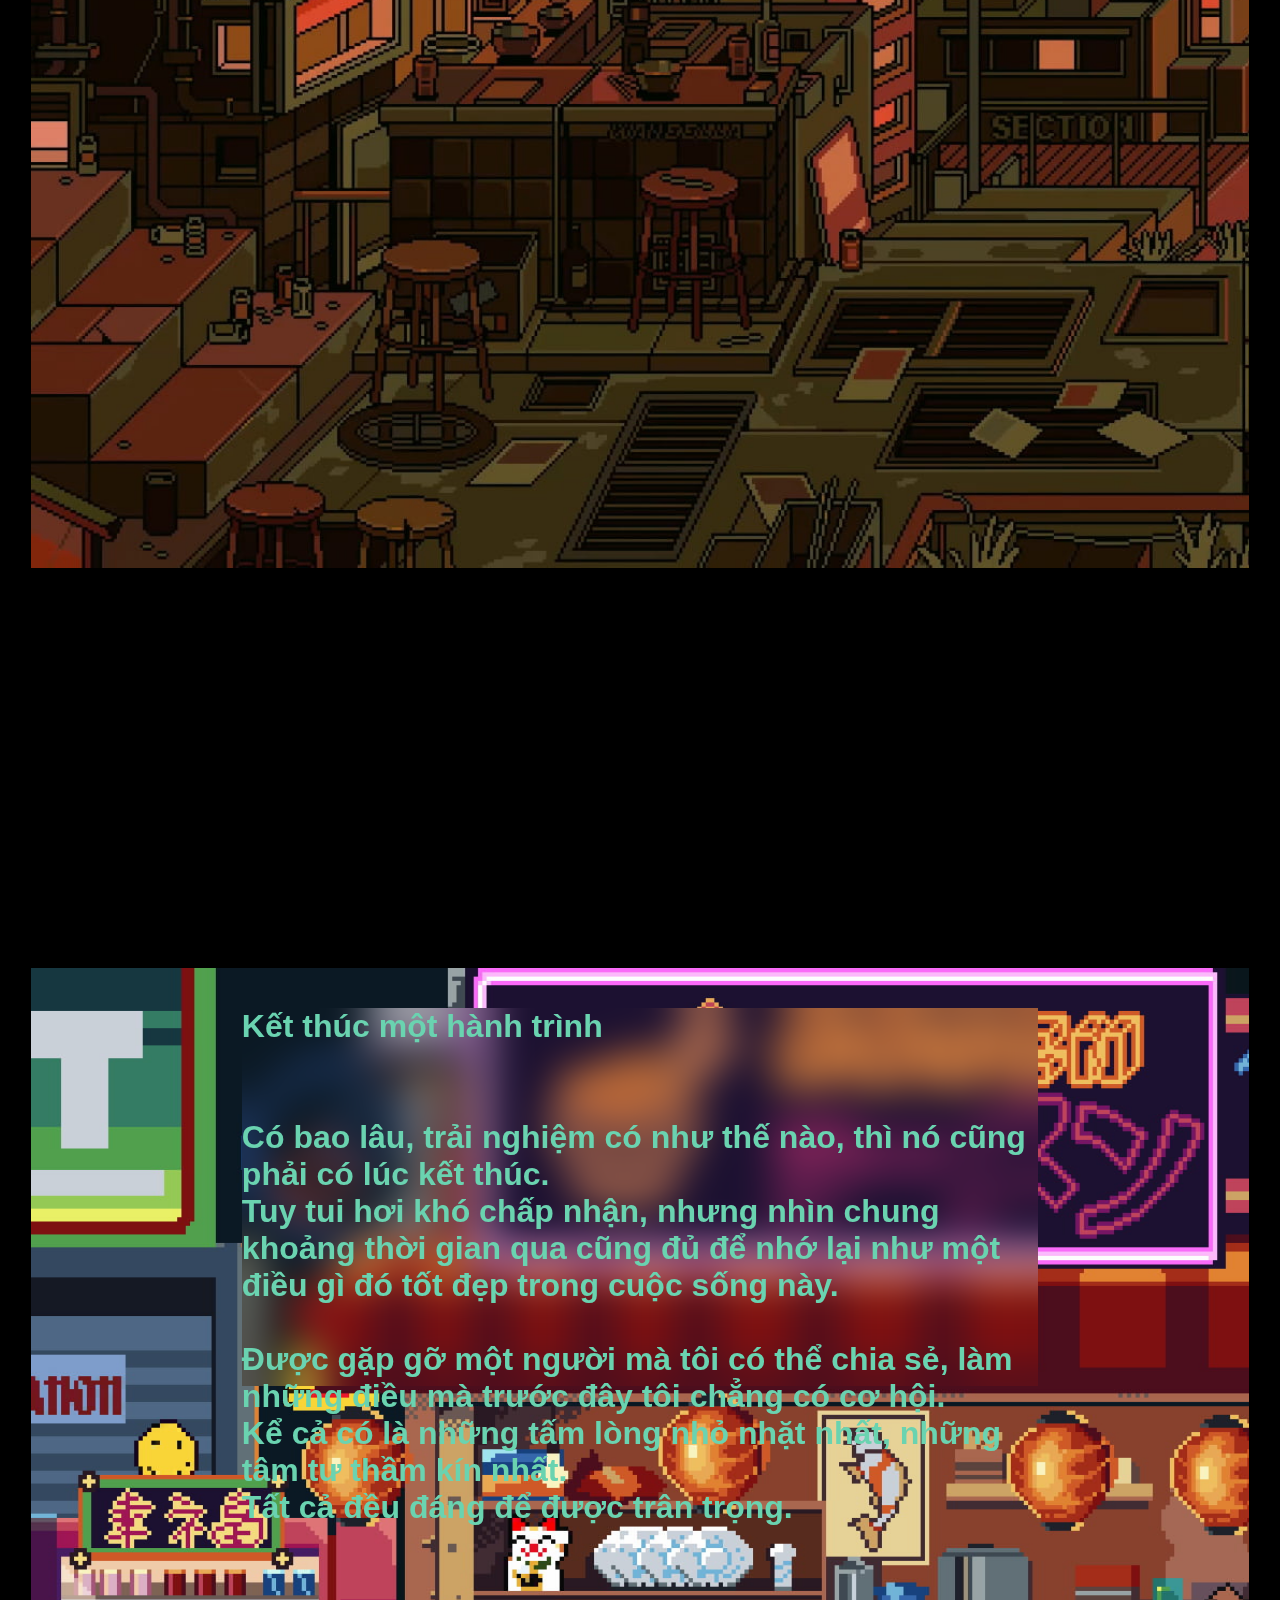
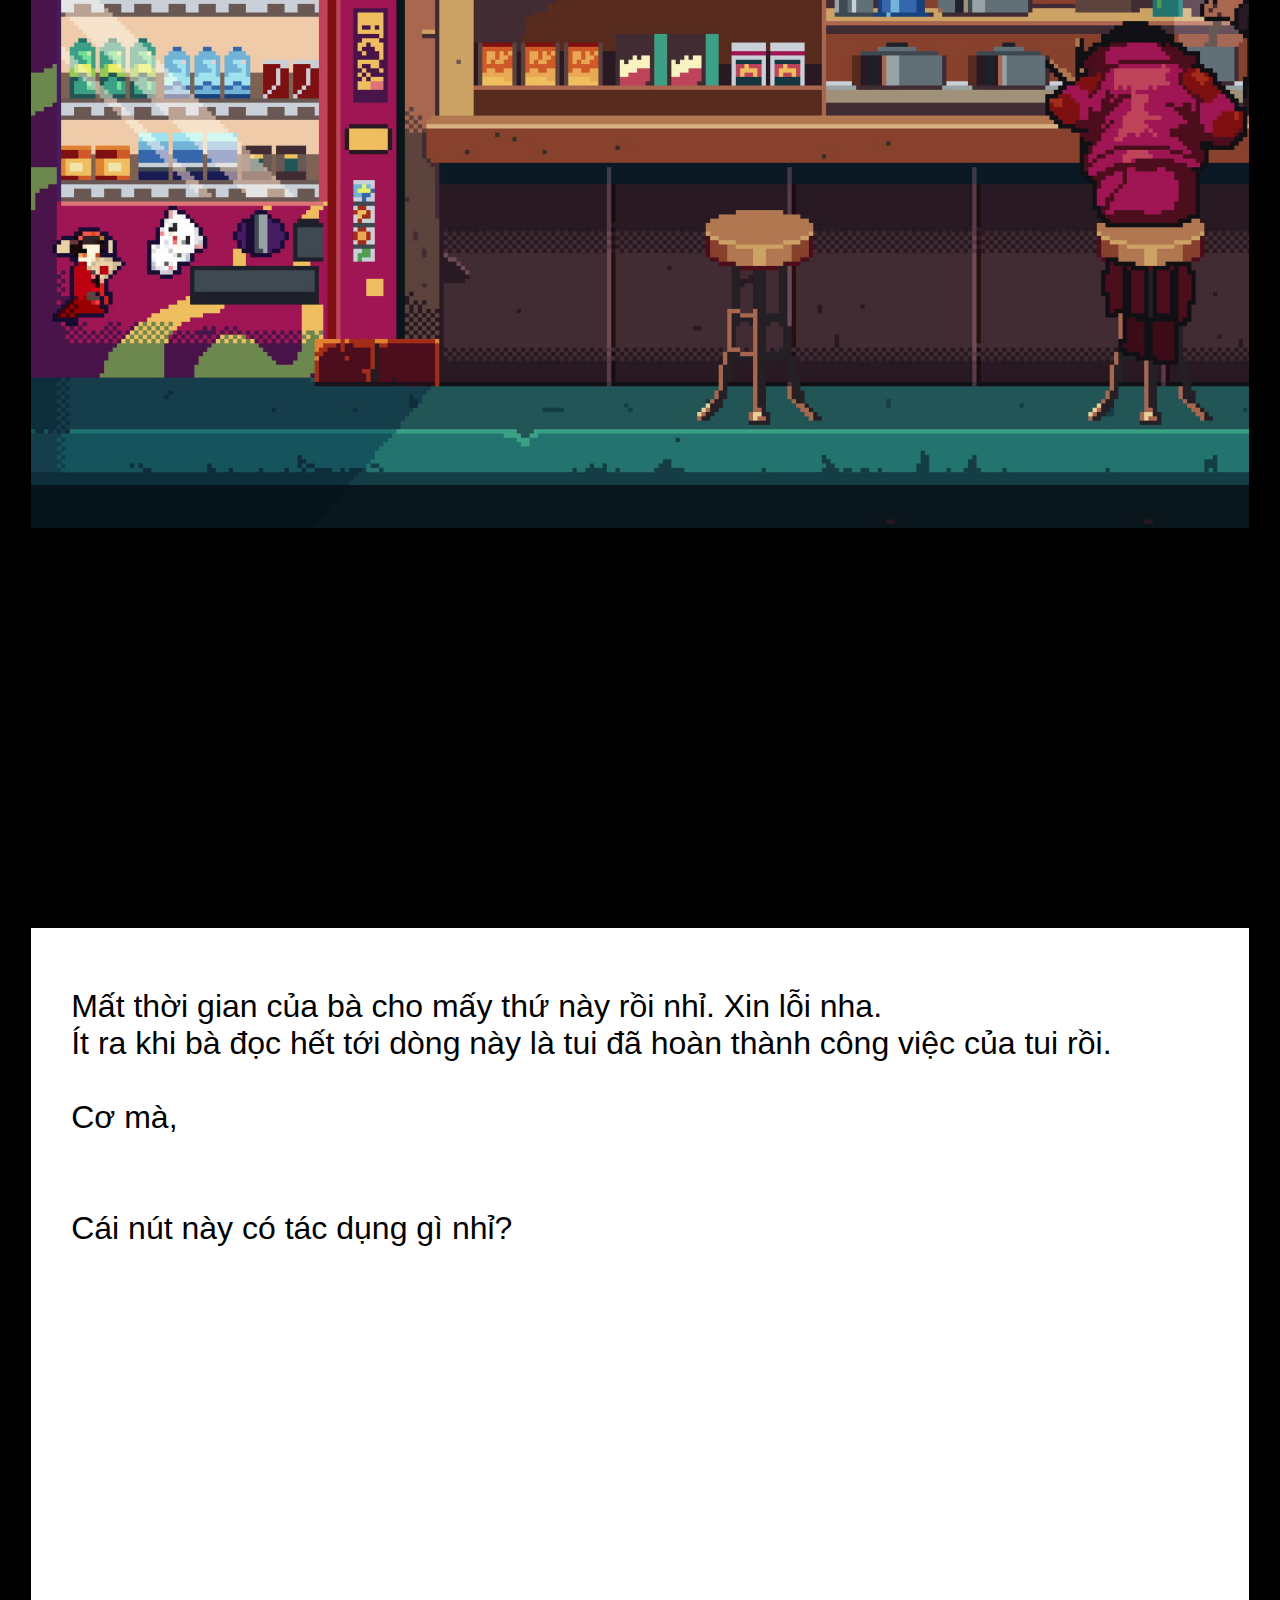
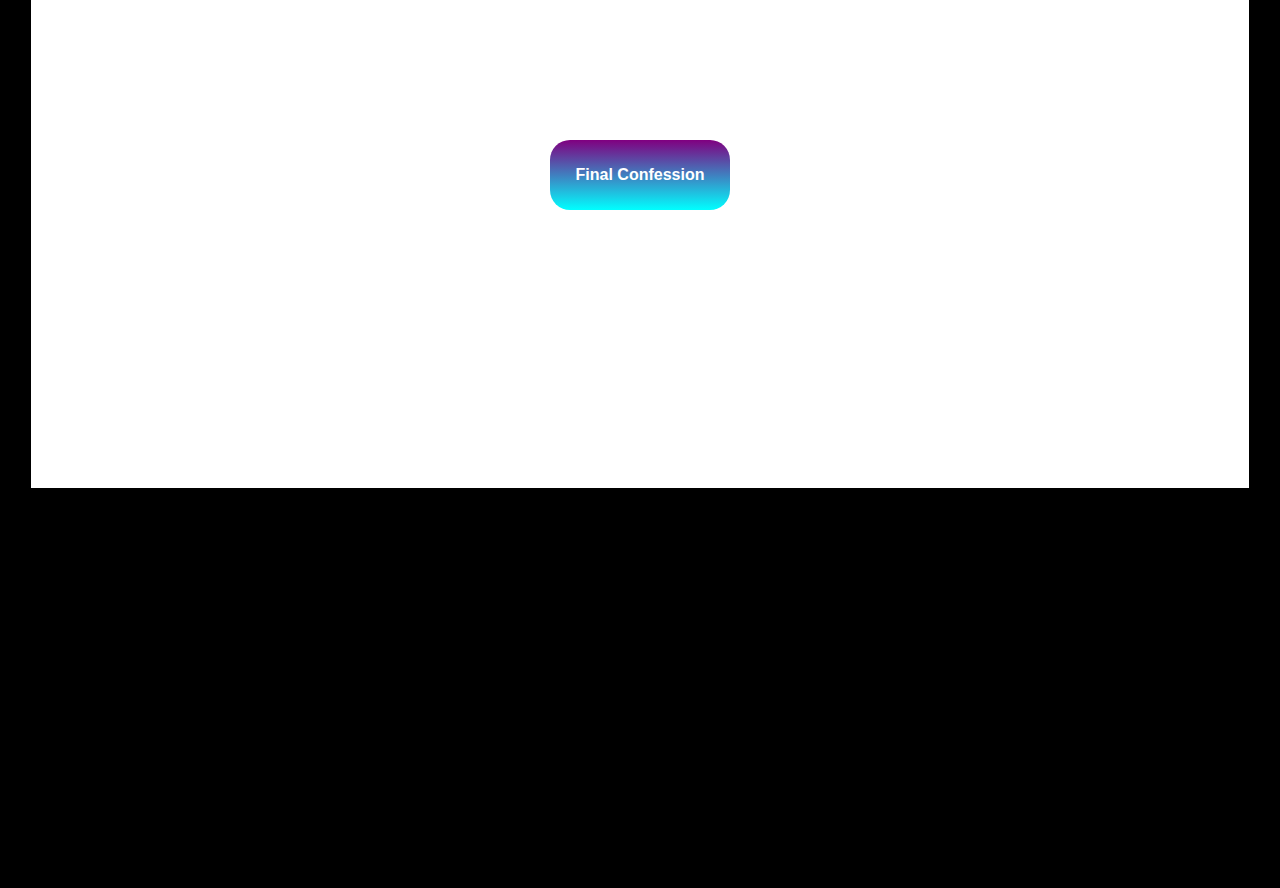
<file: theend.html>
<!DOCTYPE html>
<html lang="en">
<head>
    <meta charset="UTF-8">
    <meta name="viewport" content="width=device-width, initial-scale=1.0">
    <link rel="stylesheet" href="style/theend.css">
    <title>The End</title>
</head>
<body>
    <div class="intro">
        Bà tìm được chỗ này rồi nhỉ. Nhưng mà.....
        <br><br><br>
        Chả có bí mật gì cả.
        <br><br>
        Đây chỉ là những điều mà tui muốn gửi đến.
        <br><br>
        Tui đã dành ra đâu đấy gần 1 tuần liên tục để làm cái project này. Mọi thứ đã được làm trước khi bà bước vào trang web đầu tiên. Tức là ngay lúc này tôi cũng chả biết liệu bà có thích một thứ có vẻ không thú vị gì hay không, ít nhất là so với người chưa từng làm trải nghiệm thiết kế một trò chơi là như thế nào. 
        <br><br>
        Còn với tôi thì đây là một điều đáng kinh ngạc.
        <br><br>
        Tôi không rõ thứ gì đã khiến tôi bị thúc đẩy làm những điều này. Và vì điều gì đi nữa, nó cũng giúp tôi được nhiều thứ.
    </div>

    <div class="first">
        Hi vọng.
        <br><br><br>
        Có những khoảng thời gian tôi cảm giác rất chán nản, không phải vì áp lực học tập, mà là việc đối diện với cuộc sống đầy phức tạp này. Mọi thứ nó to lớn hơn như cách mà chúng ta nhìn khi còn bé. 
        <br><br>
        Video games có lẽ là một nơi mà tôi cảm giác có sự bình yên trong đó. Giải trí là một phần, mặt khác nó giúp tôi không cảm thấy cô đơn.
        <br><br>
        Mặc dù tôi luôn thích ở một mình, có được không gian riêng tư, một khoảng lặng nào đó để suy nghĩ hoặc không muốn vướng bận bất kì điều gì, không muốn giao tiếp với ai. 
        <br><br>
        Nhưng tôi không muốn có cảm giác cô đơn, bởi lẽ cái này là một điều hoàn toàn khác.
        <br><br>
        Và rồi tôi có một người để tâm sự.
        <br>
    </div>

    <div class="second">
        <div class="text">
        Khoảng thời gian của sự thay đổi
        <br><br><br>
        Tôi chưa bao giờ nghĩ là sẽ có thể cùng một ai đó đi xa đến mức này. Những người bạn lâu năm nhất của tôi hiện giờ cũng chỉ gửi vài lời hỏi thăm vào những dịp nhất định. Có thể không còn câu chuyện nào thú vị để chia sẻ cho nhau nữa. Hoặc là có những bản thân là không cảm thấy như vậy.
        <br><br>
        Với một vài người, tôi sẽ cố kéo dài cuộc trò chuyện nhiều hết mức có thể. Dù nó bắt đầu nhạt và chả đi đến đâu, bởi tôi nhận ra là có một người cũng sẵn sàng làm như vậy.
        <br><br>
        Trong đó có bà.
        <br><br>
        Tôi không thích vướng vào chuyện của người khác. Sống cho bản thân còn không xong mà.
        Nhưng tôi nhận ra là mình sẽ bỏ lỡ những thứ còn tuyệt hơn ở sau này.
        <br><br>
        Có thể tôi đã đúng.
        </div>
    </div>

    <div class="third">
        Một cuộc hành trình.
        <br><br><br>
        Những lần gặp đầu tiên, tôi lại có ấn tượng sâu sắc đến lạ thường. Hầu như đều là những trải nghiệm rất mới lạ. Và nó rất thú vị.
        <br><br>
        Tôi luôn mong đợi những lần gặp như thế.
        <br><br>
        Mong đợi vào những lúc mà cả hai phải phấn đấu cho mục tiêu của riêng mình, những lúc mà thời gian của một buổi tối sẽ là không đủ.
    </div>

    <div class="fourth">
        Tuy tốt nhưng không hoàn hảo. 
        <br><br><br>
        Với game, nơi mà tôi chỉ nghĩ đó là một thực tại tôi chẳng thể nào có được, kể cả khi được nhập vai vào chính câu chuyện ấy. Nó đã luôn là một câu chuyện được viết nên sẵn, những lựa chọn đều dẫn đến một kết cục được định trước.
        <br><br>
        Thực chất, nói cách khác là tôi chỉ là đang trải nghiệm lại một câu chuyện thông qua góc nhìn của họ.
        <br><br>
        Còn với cuộc sống ở hiện tại, đó là việc chấp nhận những thứ mình không muốn xảy đến.
        <br><br>
        Có lẽ mọi thứ đã không còn kỳ diệu như cách mà chúng ta nhìn lúc còn bé nữa.
        <br>
        Thời gian bỗng trôi nhanh hơn, và cuộc sống trở nên vô vị khiến ta quên mất là đã đi qua bao lâu rồi.
        <br>
        Nhưng ẩn sâu trong đấy là vẻ đẹp của những khoảng thời gian bất chợt. 
    </div>

    <div class="fifth">
        <div class="text">
        Những lời tâm sự sáo rỗng. 
        <br><br><br>
        Tôi biết chứ, và biết rằng dù bà có cảm giác gì thì nó cũng chả giúp ích gì được cho tôi.
        <br><br>
        Ngay sau khi thoát khỏi trang web này, mọi thứ vẫn sẽ như cũ. Chả có gì thay đổi cả, chúng ta rồi sẽ tiếp tục những thói quen hằng ngày của mình, dẫu cho có những suy nghĩ nào đó chợt hiện lên.
        <br>
        Và rồi tiếp tục cuộc sống với những người mà ta gặp sắp tới.
        </div>
        
    </div>

    <div class="sixth">
        <div class="text">
        Kết thúc một hành trình
        <br><br><br>
        Có bao lâu, trải nghiệm có như thế nào, thì nó cũng phải có lúc kết thúc.
        <br>
        Tuy tui hơi khó chấp nhận, nhưng nhìn chung khoảng thời gian qua cũng đủ để nhớ lại như một điều gì đó tốt đẹp trong cuộc sống này.
        <br><br>
        Được gặp gỡ một người mà tôi có thể chia sẻ, làm những điều mà trước đây tôi chẳng có cơ hội.
        <br>
        Kể cả có là những tấm lòng nhỏ nhặt nhất, những tâm tư thầm kín nhất.
        <br>
        Tất cả đều đáng để được trân trọng.
        </div>
        
    </div>

    <div class="seventh">
        <div class="text">
            Mất thời gian của bà cho mấy thứ này rồi nhỉ. Xin lỗi nha.
            <br>
            Ít ra khi bà đọc hết tới dòng này là tui đã hoàn thành công việc của tui rồi.
            <br><br>
            Cơ mà,
            <br><br><br>
            Cái nút này có tác dụng gì nhỉ?
        </div>
        <button class="theend">Final Confession</button>
    </div>

    <div class="end">
        <div class="end-container">
            <div class="credit">Made by Someone you know</div>
        </div>

        <div class="end-message">
            <p></p>
        </div>
    </div>


    <script src="script/theend.js"></script>
</body>
</html>
</file>
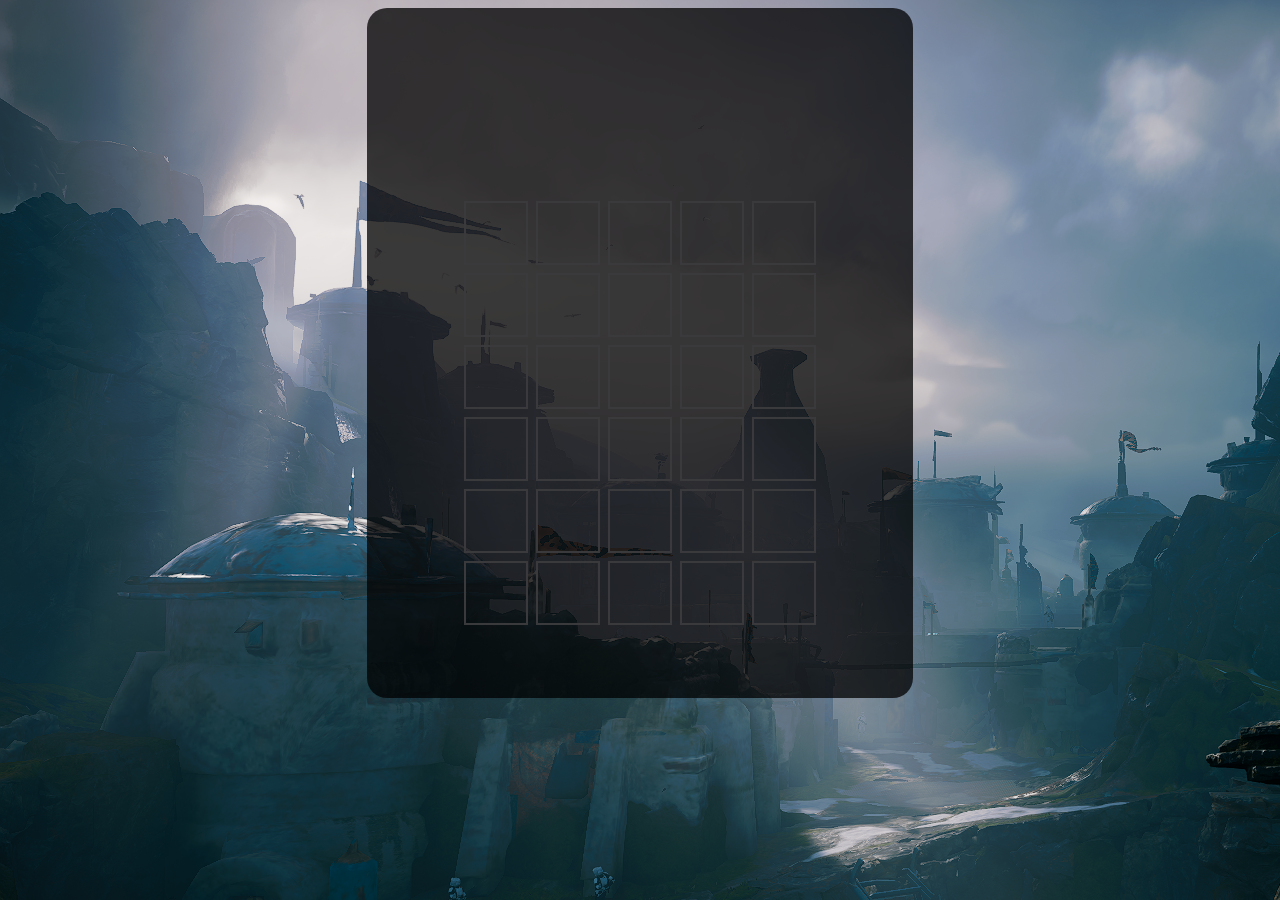
<file: wordle.html>
<!DOCTYPE html>
<html lang="en">
<head>
    <meta charset="UTF-8">
    <meta name="viewport" content="width=device-width, initial-scale=1.0">
    <link rel="stylesheet" href="style/wordle.css">
    <title>Chapter 3: Wordle</title>
</head>
<body>
    <div class="intro">
        <h1>Chapter 3: Wordle</h1>
        <h3>Nhập các chữ để tạo thành 1 từ tiếng anh có nghĩa với số lần giới hạn (Backspace để xóa, Enter để xác nhận)</h3>
        <h3>Chữ hiện nền xanh là đúng, vàng vẫn đúng nhưng sai vị trí. Nền đen là sai</h3>
    </div>

    <div id="game">
        <div class="buttons">
            <div class="result"></div>
            <button class="reset">Chơi lại</button>
            <button class="next">Tiếp theo</button>
            <div class="score">0/3</div>
        </div>
    </div>

    <div class="continue-container">
        <div class="continue">
            <div>
                <h2>Cũng ghê đấy</h2>
                <h3>Key nè: 1890-1969</h3>
                <button>
                    <a href="menu.html">Trở về menu</a>
                </button>
                <button>
                    <a href="fill.html">Thử thách kế tiếp</a>
                </button>
            </div>
        </div>
    </div>

    <script src="script/wordle.js"></script>
</body>
</html>
</file>
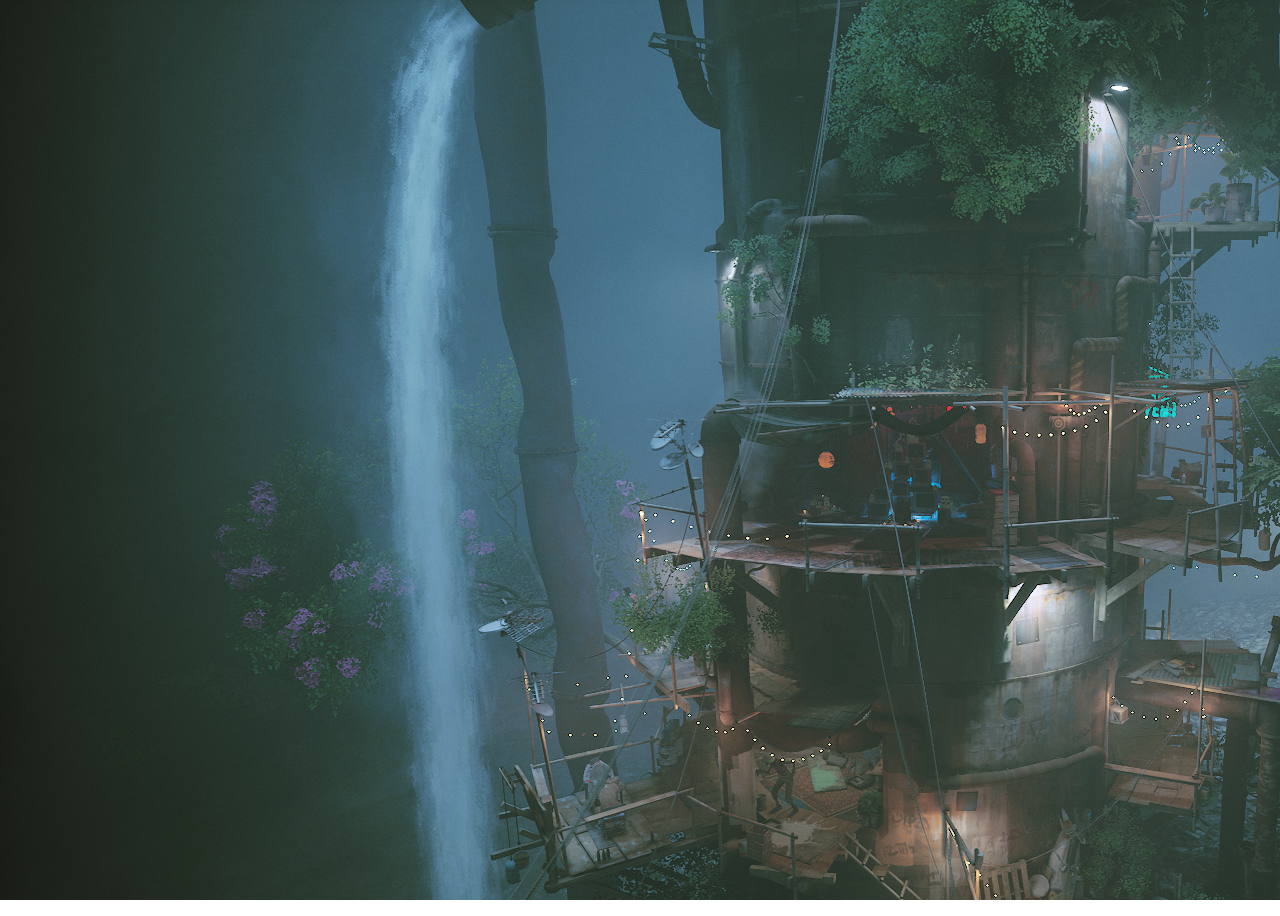
<file: wordscramble.html>
<!DOCTYPE html>
<html lang="en" dir="ltr">
  <head>
    <meta charset="utf-8">
    <title>Chapter 6: Word Scramble</title>
    <link rel="stylesheet" href="style/wordscramble.css">
    <meta name="viewport" content="width=device-width, initial-scale=1.0">
    <script src="script/wordscrambleWords.js" defer></script>
    <script src="script/wordscramble.js" defer></script>
  </head>
  <body>
    <div class="intro">
      <h1>Chapter 6: Word Scramble</h1>   
      <h2>Sắp xếp các chữ cái được cho để tạo thành một từ có nghĩa</h2>
      <h2>Nếu khó thì có thể dùng gợi ý, nhưng nên cân nhắc vì chỉ có 3 lượt dùng</h2>
    </div>

    <div class="container">

        <div class="startArea" onclick="start()"><button class="startBtn">Bắt đầu trò chơi</button></div>

        <div class="content">
            <p class="word"></p>
            <div class="details">
                <p class="hint">Gợi ý: <span>Place containing collection of books</span></p>
                <p class="time">Thời gian còn lại: <span><b>40s</b></span></p>
            </div>
            <input type="text" spellcheck="false" placeholder="Nhập đáp án">
            <div class="result">
              <button class="hintBtn">Gợi ý</button>
              <button class="check-word">Check đáp án</button>
              <div class="score-area"><span>Điểm: </span><span class="score">0/8</span></div>
            </div>
            <div class="review"></div>
            <button class="next">Tiếp tục</button>
        </div>
    </div>

    <div class="continue-container">
      <div class="continue">
          <div>
              <h2>Cái này chưa là gì</h2>
              <h3>Here you are: aaaaaaaa</h3>
              <button>
                  <a href="index.html">Trở về menu</a>
              </button>
              <button>
                  <a href="maze.html">Trò kế tiếp</a>
              </button>
          </div>
      </div>
  </div>
  
  <div class="failed-container">
      <div class="failed">
          <div>
              <h2>You Failed</h2>
              <h3>Chấp nhận bỏ cuộc?</h3>
              <button class="restart">
                  Thử lại
              </button>
              <button>
                  <a href="index.html">Trở về menu</a>
              </button>
          </div>
      </div>
  </div>

    
  </body>
</html>
</file>
<file: style/2048.css>
body{
    font-family: Arial, Helvetica, sans-serif;
    background-image: url(../Images/img2.jpg);
    background-attachment: fixed;
    position: relative;
    height: 100vh;
}

ul{
    list-style: none;
}

a{
    text-decoration: none;
}

.intro{
    width: 70%;
    padding: 10px;
    padding-left: 30px;
    border-radius: 10px;
    background-image: linear-gradient(to right, rgb(177, 102, 41), 60%, rgb(46, 188, 176));
    margin-bottom: 30px;
    margin-left: 20px;
    color: #ffd700;
}

.intro h1{
    font-style: italic;
    color: rgb(212, 219, 217);
    font-size: 2.4rem;
}

.intro h2{
    font-size: 1.5rem;
}

/* Game */
.game-board{
    position: relative;
    margin: 10px auto;
    width: 636px;
    height: 636px;
    border: 3px solid white;
    border-radius: 10px;
    backdrop-filter: blur(10px);
}

.box{
    position: absolute;
    height: 116px;
    width: 116px;
    top: 10px;
    left: 10px;
    border-radius: 12px;
    line-height: 60px;
    font-size: 40px;
    color: white;
    font-weight: 600;
    display: flex;
    justify-content: center;
    align-items: center;
    transition: margin 0.15s linear, background 0.05s linear, transform 0.05s linear;
    transform-origin: center;
}




/* Continue */
.continue-container, .failed-container{
    position: fixed;
    width: 100%;
    height: 100%;
    top: 0;
    left: 0;
    z-index: 10;
    background-color: rgba(0, 0, 0, .5);
    display: none;
}

.continue, .failed{
    position: relative;
    width: 100%;
    height: 100%;
}

.continue div, .failed div{
    position: absolute;
    width: 50%;
    height: 40%;
    top: 50%;
    left: 50%;
    transform: translate(-50%, -50%);
    padding: 10px;
    border-radius: 20px;
    background: linear-gradient(to right, red, cyan);
    display: flex;
    justify-content: center;
    flex-direction: column;
    align-items: center;
    gap: 10px;
    font-size: 1.2rem;
    color: white;
}

.continue h3{
    color: rgb(37, 39, 192);
}

.failed div{
    background-color: rgb(208, 46, 46);
}

.continue div button, .failed div button{
    padding: 10px;
    border: none;
    border-radius: 10px;
    font-size: 1.2rem;
    cursor: pointer;
    transition: 0.3s ease;
}

.continue div button:hover{
    color: white;
    background: green;
}

.restart:hover{
    color: white;
    background-color: red;
}

@media screen and (max-width: 1400px) {
    body *{
        display: none;
    }
}
</file>
<file: style/candycrush.css>
body{
    font-family: Arial, Helvetica, sans-serif;
    background-image: url(../Images/ScreenShot00006.png);
    background-attachment: fixed;
    position: relative;
    height: 100vh;
}

ul{
    list-style: none;
}

a{
    text-decoration: none;
}

.intro{
    width: 70%;
    padding: 10px;
    padding-left: 30px;
    border-radius: 10px;
    background-image: linear-gradient(to right, rgb(119, 118, 154), 60%, rgb(46, 188, 176));
    margin-bottom: 50px;
    margin-left: 20px;
    color: rgb(68, 11, 86);
}

.intro h1{
    font-style: italic;
    color: rgb(55, 224, 36);
    font-size: 2.4rem;
}

.intro h2{
    font-size: 1.3rem;
}

/* Game */
.game{
    margin: auto;
    width: 55%;
    height: 67%;
    display: flex;
    flex-direction: column;
    align-items: center;
    justify-content: center;
    border: 1px solid white;
    gap: 40px;
    backdrop-filter: blur(10px);
    border-radius: 20px;
}

.menu{
    width: 90%;
    height: 10%;
    display: flex;
    align-items: center;
    justify-content: center;
    column-gap: 40px;
    background-color: rgb(83, 168, 168);
    border-radius: 10px;
    font-size: 1.2rem;
    font-weight: 500;
}

.menu button{
    padding: 10px;
    width: 110px;
    border: none;
    border-radius: 5px;
    font-size: 1.1rem;
    cursor: pointer;
    font-weight: 500;
}

.menu .turns{
    padding: 10px;
    text-align: center;
    background-color: orange;
    color: white;
    border-radius: 10px;
}

.menu .score{
    padding: 10px;
    width: 200px;
    background-color: green;
    color: gold;
    text-align: center;
    border-radius: 8px;
}

.exchange{
    color: red;
    background-color: yellow;
    transition: 0.2s ease;
}
.exchange:hover{
    color: blue;
    background-color: white;
}

.shuffle{
    color: white;
    background-color: rgba(255, 0, 0, 0.413);
    transition: 0.2s ease;
}
.shuffle:hover{
    color: green;
    background-color: palegoldenrod;
}

.restart{
    color: rgb(13, 76, 212);
    background-color: rgb(212, 222, 211);
    transition: 0.2s ease-in-out;
}
.restart:hover{
    color: black;
    background-color: white;
}

.board{
    width: 500px;
    height: 500px;
    border: 5px solid slategray;
    background-color: lightblue;
    border-radius: 10px;
    display: flex;
    flex-wrap: wrap;
}

.board img{
    width: 50px;
    height: 50px;
}



/* Continue */
.continue-container, .failed-container{
    position: fixed;
    width: 100%;
    height: 100%;
    top: 0;
    left: 0;
    z-index: 10;
    background-color: rgba(0, 0, 0, .5);
    display: none;
}

.continue, .failed{
    position: relative;
    width: 100%;
    height: 100%;
}

.continue div, .failed div{
    position: absolute;
    width: 50%;
    height: 40%;
    top: 50%;
    left: 50%;
    transform: translate(-50%, -50%);
    padding: 10px;
    border-radius: 10px;
    background-color: rgb(12, 163, 143);
    display: flex;
    justify-content: center;
    flex-direction: column;
    align-items: center;
    gap: 10px;
    font-size: 1.2rem;
    color: purple;
}

.continue h3{
    color: rgb(8, 70, 112);
}

.failed div{
    background-color: rgb(208, 46, 46);
}

.continue div button, .failed div button{
    padding: 10px;
    border: none;
    border-radius: 10px;
    font-size: 1.2rem;
    cursor: pointer;
    transition: 0.3s ease;
}

.continue div button:hover{
    color: white;
    background: green;
}

.restart:hover{
    color: white;
    background-color: red;
}
</file>
<file: style/congratulation.css>
body{
    background: url(../Images/Congratulations.jpg);
    background-size: cover;
    background-attachment: fixed;
    color: white;
    position: relative;
}

.container{
    width: 70%;
    height: 60%;
    margin: auto;
    margin-top: 180px;
    text-align: center;
    backdrop-filter: blur(1px);
}

.container img{
    width: 500px;
    height: 300px;
}

.secret{
    margin-top: 200px;
    width: 300px;
    height: 100px;
    display: flex;
    align-items: center;
    gap: 20px;
    font-size: 1.2rem;
}

.secret img{
    width: 60px;
    height: 60px;
    padding: 10px;
    border: 2px solid white;
    border-radius: 50%;
    cursor: pointer;
}

.secret span{
    display: none;
}

span.active{
    display: inline;
}
</file>
<file: style/fill.css>
body{
    font-family: Arial, Helvetica, sans-serif;
    background-image: url(../Images/ScreenShot00008.png);
    background-attachment: fixed;
}

ul{
    list-style: none;
}

a{
    text-decoration: none;
}

.intro{
    width: 40%;
    padding: 10px;
    padding-left: 30px;
    border-radius: 10px;
    background-image: linear-gradient(to right, rgb(42, 36, 208), 30%, rgb(188, 46, 86));
    margin-bottom: 20px;
    margin-left: 20px;
    color: rgb(145, 191, 134);
}

.intro h1{
    font-style: italic;
    color: rgb(224, 149, 36);
}


.quiz-container{
    padding: 20px;
    width: 50%;
    height: 45%;
    position: fixed;
    top: 50%;
    left: 50%;
    transform: translate(-50%, -50%);
    backdrop-filter: blur(20px);
    border: 2px solid rgb(255, 255, 255);
    border-radius: 20px;
}

.quiz{
    width: 100%;
    height: 100%;
}

.quiz .question{
    font-weight: 600;
    font-size: 1.5rem;
    padding-bottom: 30px;
    border-bottom: 2px solid rgb(75, 66, 66);
    color: rgb(16, 31, 2);
}

.answer{
    margin-top: 50px;
    padding: 0;
    display: flex;
    flex-direction: column;
    width: 100%;
    height: 45%;
    justify-content: space-around;
    align-items: center;
}

.answer input{
    width: 50%;
    padding: 15px;
    border-radius: 12px;
    border: none;
    margin-bottom: 40px;
    font-size: 1.2rem;
}

.answer .review{
    margin-top: 50px;
    font-size: 1.5rem;
    color: rgb(48, 44, 169);
}

.input:focus{
    border: none;
    outline: none;
}


.answer button{
    width: 140px;
    padding: 20px;
    border: none;
    border-radius: 10px;
    text-align: center;
    cursor: pointer;
    font-size: 1rem;
    transition: 0.2s ease;
}

.submit:hover{
    color: white;
    background-color: rgb(46, 147, 180);
}

.result{
    position: fixed;
    top: 78%;
    left: 50%;
    transform: translate(-50%);
    width: 30%;
    height: 10%;
    display: flex;
    justify-content: center;
    gap: 30px;
}

.result .score{
    color: rgb(195, 38, 38);
    font-weight: 400;
    font-size: 2rem;
    width: 90px;
    border: 1px solid white;
    text-align: center;
    height: max-content;
    padding: 10px;
    border-radius: 10px;
    background-color: rgb(216, 216, 43);
}

.result button{
    width: 120px;
    height: 50px;
    border: none;
    border-radius: 10px;
    padding: 10px;
    font-size: 1.2rem;
    cursor: pointer;
    transition: 0.2s ease;
    display: none;
}

.next:hover{
    background-color: green;
    color: white;
}


/* Continue */
.continue-container{
    position: fixed;
    width: 100%;
    height: 100%;
    top: 0;
    left: 0;
    z-index: 10;
    background-color: rgba(0, 0, 0, .5);
    display: none;
}

.continue{
    position: relative;
    width: 100%;
    height: 100%;
}

.continue div{
    position: absolute;
    width: 50%;
    height: 40%;
    top: 50%;
    left: 50%;
    transform: translate(-50%, -50%);
    padding: 10px;
    border-radius: 10px;
    background-color: rgb(255, 127, 253);
    display: flex;
    justify-content: center;
    flex-direction: column;
    align-items: center;
    gap: 10px;
    font-size: 1.2rem;
}

.continue h3{
    color: rgb(32, 30, 135);
}

.continue div button{
    padding: 10px;
    border: none;
    border-radius: 10px;
    font-size: 1.2rem;
    cursor: pointer;
    transition: 0.2s ease-in;
}

.continue button:hover{
    background-color: rgb(220, 233, 43);
}

@media screen and (max-width: 1300px) {
    body *{
        display: none;
    }

}
</file>
<file: style/memory.css>
body{
    font-family: Arial, Helvetica, sans-serif;
    background-image: url(../Images/ScreenShot00002.png);
    background-attachment: fixed;
}

ul{
    list-style: none;
}

a{
    text-decoration: none;
}


.intro{
    width: 50%;
    padding: 10px;
    padding-left: 30px;
    border-radius: 10px;
    background-image: linear-gradient(to right, lightblue, rgb(11, 86, 87));
    margin-bottom: 20px;
    margin-left: 20px;
    color: rgb(35, 44, 107);
}

.intro h1{
    font-style: italic;
    color: rgb(217, 61, 61);
}

.setting{
    width: 30%;
    margin: auto;
    margin-bottom: 20px;
    padding: 10px;
    border: 2px solid blue;
    background-color: whitesmoke;
    border-radius: 20px;
    display: flex;
    align-items: center;
    justify-content: space-around;
}

.setting button{
    padding: 10px;
    width: 100px;
    font-size: 1rem;
    color: white;
    background-color: rgb(37, 174, 174);
    border: none;
    border-radius: 10px;
    cursor: pointer;
}

.wrapper{
    padding: 20px;
    width: 55%;
    height: 90vh;
    margin: auto;
    backdrop-filter: blur(20px);
}

.cards{
    display: flex;
    margin: 0;
    padding: 0;
    gap: 15px;
    flex-wrap: wrap;
    justify-content: space-between;
}

.card{
    position: relative;
    width: 140px;
    height: 210px;
    cursor: pointer;
    perspective: 600px;
    transform-style: preserve-3d;  
}

.card.shake{
    animation: shake 0.35s ease-in-out;
}

@keyframes shake{
    0%, 100%{
        transform: translateX(0);
    }
    20%{
        transform: translateX(-15px);
    }
    40%{
        transform: translateX(15px);
    }
    60%{
        transform: translateX(-15px);
    }
    80%{
        transform: translateX(15px);
    }
}

.card .view{
    position: absolute;
    width: 100%;
    height: 100%;
    transition: 0.3s ease-in-out;
    backface-visibility: hidden;
    pointer-events: none;
    user-select: none;
}

.view img{
    width: 100%;
    height: 100%;
}

.back-view{
    transform: rotateY(-180deg);
}

.card.flip .front-view{
    transform: rotateY(180deg);
}

.card.flip .back-view{
    transform: rotateY(0);
}

.continue-container, .failed-container{
    position: fixed;
    width: 100%;
    height: 100%;
    top: 0;
    left: 0;
    z-index: 10;
    background-color: rgba(0, 0, 0, .5);
    display: none;
}

.continue, .failed{
    position: relative;
    width: 100%;
    height: 100%;
}

.continue div, .failed div{
    position: absolute;
    width: 50%;
    height: 40%;
    top: 50%;
    left: 50%;
    transform: translate(-50%, -50%);
    padding: 10px;
    border-radius: 10px;
    background-color: aquamarine;
    display: flex;
    justify-content: center;
    flex-direction: column;
    align-items: center;
    gap: 10px;
    font-size: 1.2rem;
}

.continue h3{
    color: red;
}

.failed div{
    background-color: rgb(208, 46, 46);
}

.continue div button, .failed div button{
    padding: 10px;
    border: none;
    border-radius: 10px;
    font-size: 1.2rem;
    cursor: pointer;
}

.continue div button{
    padding: 10px;
    border: none;
    border-radius: 10px;
    font-size: 1.2rem;
    cursor: pointer;
    transition: 0.2s ease-in;
}

.continue button:hover{
    background-color: rgb(220, 233, 43);
}

@media screen and (max-width: 1300px) {
    body *{
        display: none;
    }

}
</file>
<file: style/quiz.css>
body{
    font-family: Arial, Helvetica, sans-serif;
    background-image: url(../Images/ScreenShot00003.png);
    background-attachment: fixed;
}

ul{
    list-style: none;
}

a{
    text-decoration: none;
}


.intro{
    width: 50%;
    padding: 10px;
    padding-left: 30px;
    border-radius: 10px;
    background-image: linear-gradient(to right, rgb(93, 210, 101), rgb(193, 189, 169));
    margin-bottom: 20px;
    margin-left: 20px;
    color: rgb(35, 72, 107);
}

.intro h1{
    font-style: italic;
    color: rgb(61, 90, 217);
}

.quiz-container{
    padding: 20px;
    width: 50%;
    height: 50%;
    position: fixed;
    top: 50%;
    left: 50%;
    transform: translate(-50%, -50%);
    backdrop-filter: blur(10px);
    border: 2px solid white;
    border-radius: 20px;
}

.quiz{
    width: 100%;
    height: 100%;
}

.quiz .question{
    font-weight: 300;
    font-size: 1.8rem;
    padding-bottom: 30px;
    border-bottom: 2px solid rgb(75, 66, 66);
}

.answer-buttons{
    margin-top: 40px;
    padding: 0;
    display: flex;
    flex-direction: column;
    width: 100%;
    height: 65%;
    justify-content: space-around;
}

.answer-buttons button{
    padding: 20px;
    border: 1px solid white;
    border-radius: 10px;
    text-align: start;
    cursor: pointer;
    font-size: 1rem;
    transition: 0.2s ease;
}

.answer-buttons button:hover:not([disabled]){
    color: white;
    background-color: transparent;
}

.answer-buttons button:disabled{
    cursor: no-drop;
}

.correct{
    background-color: #9aeabc;
    color: white;
}

.incorrect{
    background-color: #ff9393;
    color: white;
}


.result{
    position: fixed;
    top: 80%;
    left: 50%;
    transform: translate(-50%);
    width: 30%;
    height: 10%;
    display: flex;
    justify-content: center;
    gap: 30px;
    
}

.result button{
    width: 120px;
    height: 50px;
    border: none;
    border-radius: 10px;
    padding: 10px;
    font-size: 1.2rem;
    cursor: pointer;
    transition: 0.2s ease;
}

.retry:hover{
    background-color: red;
    color: white;
}

.next:hover{
    background-color: green;
    color: white;
}


.continue-container{
    position: fixed;
    width: 100%;
    height: 100%;
    top: 0;
    left: 0;
    z-index: 10;
    background-color: rgba(0, 0, 0, .5);
    display: none;
}

.continue{
    position: relative;
    width: 100%;
    height: 100%;
}

.continue div{
    position: absolute;
    width: 50%;
    height: 40%;
    top: 50%;
    left: 50%;
    transform: translate(-50%, -50%);
    padding: 10px;
    border-radius: 10px;
    background-color: aquamarine;
    display: flex;
    justify-content: center;
    flex-direction: column;
    align-items: center;
    gap: 10px;
    font-size: 1.2rem;
}

.continue h3{
    color: red;
}

.continue div button{
    padding: 10px;
    border: none;
    border-radius: 10px;
    font-size: 1.2rem;
    cursor: pointer;
    transition: 0.2s ease-in;
}

.continue button:hover{
    background-color: rgb(220, 233, 43);
}

@media screen and (max-width: 1300px) {
    body *{
        display: none;
    }

}
</file>
<file: style/theend.css>
body {
    font-size: 2rem;
    font-family: sans-serif;
    background-color: black;
    color: white;
}

body > div{
    width: 90%;
    margin: auto;
    height: 120vh;
    padding: 40px;
}

body.active > div:not(.end){
    display: none;
}

.first{
    background: url(../TheEnd/first.jpg);
    background-size: cover;
    background-repeat: no-repeat;
    color: black;
    margin-bottom: 400px;
}

.second{
    background: url(../TheEnd/second.jpg);
    background-size: cover;
    background-repeat: no-repeat;
    color: rgb(3, 1, 17);
    margin-bottom: 400px;
}

.second .text{
    width: 100%;
    height: 50%;
    backdrop-filter: blur(30px);
    font-weight: 600;
}

.third{
    background: url(../TheEnd/third.jpg);
    background-size: cover;
    background-repeat: no-repeat;
    margin-bottom: 400px;
}

.fourth{
    background: url(../TheEnd/fourth.jpg);
    background-size: cover;
    background-repeat: no-repeat;
    margin-bottom: 400px;
    color: rgb(242, 242, 242);
    font-weight: 600;
}

.fifth{
    background: url(../TheEnd/fifth.jpg);
    background-size: cover;
    background-repeat: no-repeat;
    margin-bottom: 400px;
}

.fifth .text{
    width: 100%;
    height: 30%;
    backdrop-filter: blur(10px);
}

.sixth{
    background: url(../TheEnd/sixth.jpg);
    background-size: cover;
    background-repeat: no-repeat;
    margin-bottom: 400px;
    display: flex;
    justify-content: center;
}

.sixth .text{
    width: 70%;
    height: 35%;
    color: rgb(106, 211, 176);
    backdrop-filter: blur(20px);
    font-weight: 600;
}

.seventh{
    background-color: white;
    margin-bottom: 400px;
    color: black;
    display: flex;
    flex-direction: column;
    align-items: center;
    justify-content: start;
    position: relative;
}

.seventh .text{
    width: 100%;
    height: 30%;
    padding: 20px;
}

.theend{
    position: absolute;
    width: 180px;
    height: 70px;
    font-size: 1rem;
    font-weight: 600;
    padding: 20px;
    top: 70%;
    left: 50%;
    transform: translateX(-50%);
    background: linear-gradient(to bottom, purple, cyan);
    color: white;
    border: none;
    border-radius: 20px;
    cursor: pointer;
    transition: all 0.3s ease;
}

.theend:hover{
    color: black;
    background: white;
    border: 1px solid black;
}



.end{
    width: 100%;
    height: 100vh;
    position: relative;
    display: none;
    padding: 0;
    margin: 0;
}

.end.active{
    display: block;
}

.end-message{
    position: absolute;
    top: 10%;
    width: 90%;
    left: 50%;
    transform: translateX(-50%);
    height: 50%;
}

.end-message p{
    display: block;
    font-size: 8rem;
    text-align: center;
}

.end-container{
    position: relative;
    width: 100%;
    height: 100%;
    background: url(../TheEnd/end.jpg);
    background-size: cover;
    background-repeat: no-repeat;
    opacity: 0;
    transition: 6s ease;
    margin: 0;
}

.end-container.active{
    opacity: 1;
}


.credit{
    position: absolute;
    color: white;
    font-size: 1.6rem;
    backdrop-filter: blur(10px);
    top: 60%;
    left: 60%;
    width: max-content;
    height: max-content;
    z-index: 100;
}
</file>
<file: style/wordle.css>
body{
    font-family: Arial, Helvetica, sans-serif;
    background-image: url(../Images/ScreenShot00005.png);
    background-attachment: fixed;
}

ul{
    list-style: none;
}

a{
    text-decoration: none;
}

.intro{
    width: 60%;
    padding: 10px;
    padding-left: 30px;
    border-radius: 10px;
    background-image: linear-gradient(to right, rgb(188, 36, 208), 30%, rgb(193, 189, 169));
    margin-bottom: 20px;
    margin-left: 20px;
    color: rgb(35, 37, 107);
}

.intro h1{
    font-style: italic;
    color: rgb(36, 224, 221);
}

:root{
    --default: #121213;
    --empty: #3a3a3c;
    --wrong: #b59f3b;
    --right: #538d4e;
}

#game{
    display: grid;
    place-items: center;
    width: 40%;
    margin: auto;
    height: 650px;
    border-radius: 20px;
    background-color: rgba(0, 0, 0, .75);
    padding: 20px;
}

.grid{
    display: grid;
    grid-template-rows: repeat(6, auto);
    grid-template-columns: repeat(5, auto);
}

.box{
    width: 60px;
    height: 60px;
    border: 2px solid var(--empty);
    margin: 4px;
    color: white;
    text-transform: uppercase;
    display: grid;
    place-items: center;
    font-family: Arial, Helvetica, sans-serif;
    font-size: 2.4rem;
}

.box.empty{
    background: var(--empty);
}

.box.wrong{
    background: var(--wrong);
}

.box.right{
    background: var(--right);
}

.animated{
    animation: flip .5s ease;
}

@keyframes flip {
    0%{
        transform: scaleY(1);
    }
    50%{
        transform: scaleY(0);
    }
    100%{
        transform: scaleY(1);
    }
}


/* Buttons */
.buttons{
    color: white;
    width: 90%;
    height: 30%;
    display: flex;
    flex-direction: column;
    align-items: center;
    justify-content: center;
    gap: 10px;
    position: relative;
    padding: 10px;
    font-size: 1.3rem;
}

.result{
    font-size: 1.5rem;
}

.score{
    position: absolute;
    top: 10%;
    right: 10%;
    font-size: 2rem;
}

.buttons button{
    padding: 10px;
    width: 140px;
    border: none;
    border-radius: 5px;
    display: none;
    margin-top: 10px;
    font-size: 1.4rem;
    cursor: pointer;
}

.buttons .next{
    background-color: rgb(97, 230, 97);
    color: white;
}

.buttons .reset{
    background-color: rgb(198, 46, 46);
    color: white;
}

/* Continue */
.continue-container{
    position: fixed;
    width: 100%;
    height: 100%;
    top: 0;
    left: 0;
    z-index: 10;
    background-color: rgba(0, 0, 0, .5);
    display: none;
}

.continue{
    position: relative;
    width: 100%;
    height: 100%;
}

.continue div{
    position: absolute;
    width: 50%;
    height: 40%;
    top: 50%;
    left: 50%;
    transform: translate(-50%, -50%);
    padding: 10px;
    border-radius: 10px;
    background-color: rgb(201, 192, 116);
    display: flex;
    justify-content: center;
    flex-direction: column;
    align-items: center;
    gap: 10px;
    font-size: 1.2rem;
}

.continue h3{
    color: red;
}

.continue div button{
    padding: 10px;
    border: none;
    border-radius: 10px;
    font-size: 1.2rem;
    cursor: pointer;
    transition: 0.2s ease-in;
}

.continue button:hover{
    background-color: rgb(220, 233, 43);
}

@media screen and (max-width: 1300px) {
    body *{
        display: none;
    }

}
</file>
<file: style/wordscramble.css>
body{
  font-family: Arial, Helvetica, sans-serif;
  background-image: url(../Images/img3.png);
  background-attachment: fixed;
  position: relative;
  height: 100vh;
}

ul{
  list-style: none;
}

a{
  text-decoration: none;
}

.intro{
  width: 70%;
  padding: 10px;
  padding-left: 30px;
  border-radius: 10px;
  background-image: linear-gradient(to left, rgb(14, 105, 21), 70%, rgb(28, 179, 166));
  margin-bottom: 70px;
  margin-left: 20px;
  color: #ffd700;
}

.intro h1{
  font-style: italic;
  color: rgb(212, 219, 217);
  font-size: 2.4rem;
}

.intro h2{
  font-size: 1.5rem;
}


.container{
  margin: auto;
  width: 640px;
  height: 640px;
  border-radius: 7px;
  backdrop-filter: blur(20px);
  box-shadow: 0 10px 20px rgba(0,0,0,0.08);
  position: relative;
}

.startArea {
  position: absolute;
  display: flex;
  top: 50%;
  left: 50%;
  transform: translate(-50%, -50%);
  width: 70%;
  height: 30%;
  align-items: center;
  justify-content: center;
  background: linear-gradient(to right, transparent, blue);
  border-radius: 10px;
}

.startBtn {
  border: none;
  outline: none;
  color: black;
  cursor: pointer;
  margin: 15px;
  padding: 20px 10px;
  font-size: 20px;
  border-radius: 5px;
  width: calc(100% / 2 - 8px);
  transition: all 0.5s ease;
  background: white;

}

.startBtn:hover{
  background: #707d8b;
}

.container .content{
  display: none;
  width: 100%;
  height: 100%;
  display: none;
  flex-direction: column;
  align-items: center;
  gap: 30px;
  width: 100%;
}
.content .word{
  user-select: none;
  font-size: 33px;
  font-weight: 700;
  text-align: center;
  letter-spacing: 24px;
  margin-right: -24px;
  word-break: break-all;
  text-transform: uppercase;
  width: 90%;
  border: 2px solid white;
  background: linear-gradient(to bottom, rgb(21, 25, 132), rgb(14, 121, 77));
  border-radius: 10px;
  height: 100px;
  line-height: 100px;
  margin-bottom: 0;
  color: white;
}



.content .details{
  width: 70%;
  border-radius: 10px;
  display: flex;
  flex-direction: column;
  align-items: center;
  background: linear-gradient(to right, lightblue, lightgreen);
}

.details p{
  font-size: 18px;
  margin-bottom: 10px;
}

.hint{
  display: none;
}

.details p b{
  font-weight: 500;
}

.time{
  background-color: #35ae3b;
  width: 40%;
  padding: 10px;
  border-radius: 10px;
  color: white;
  text-align: center;
}


.content input{
  width: 60%;
  height: 60px;
  outline: none;
  padding: 0 16px;
  font-size: 18px;
  border-radius: 10px;
  border: 2px solid #b6a7a7;
}
.content input:focus{
  box-shadow: 0px 2px 4px rgba(0,0,0,0.08);
}
.content input::placeholder{
  color: #aaa;
}
.content input:focus::placeholder{
  color: #bfbfbf;
}

.result{
  width: 70%;
  display: flex;
  align-items: center;
  justify-content: space-evenly;
  font-size: 1.4rem;
}

.check-word, .next{
  width: 35% !important;
  border: none;
  outline: none;
  color: #fff;
  background: linear-gradient(to right, purple, cyan);
  cursor: pointer;
  padding: 15px 0;
  font-size: 17px;
  border-radius: 5px;
  transition: all 0.3s ease;
}

.hintBtn{
  width: 20%;
  font-size: 17px;
  padding: 15px 0;
  color: rgb(14, 16, 85);
  border-radius: 10px;
  border: none;
  cursor: pointer;
  background: linear-gradient(to right, rgb(198, 193, 30), rgb(205, 34, 34));
}

.hintBtn:hover{
  color: white;
}

.check-word:hover{
  background: linear-gradient(to left, purple, cyan);
}

.next{
  display: none;
}


.next:hover{
  background: green;
  color: gold;
}

.score-area{
  width: 25%;
  padding: 15px 10px;
  border-radius: 5px;
  color: gold;
  font-size: 1.2rem;
  text-align: center;
  background: radial-gradient(rgb(79, 79, 212), rgb(27, 205, 214));
}

.review{
  width: 50%;
  text-align: center;
  font-size: 1.3rem;
  color: white;
}








/* Continue */
.continue-container, .failed-container{
  position: fixed;
  width: 100%;
  height: 100%;
  top: 0;
  left: 0;
  z-index: 10;
  background-color: rgba(0, 0, 0, .5);
  display: none;
}


.continue, .failed{
  position: relative;
  width: 100%;
  height: 100%;
}

.continue div, .failed div{
  position: absolute;
  width: 50%;
  height: 40%;
  top: 50%;
  left: 50%;
  transform: translate(-50%, -50%);
  padding: 10px;
  border-radius: 20px;
  background-color: rgb(255, 200, 127);
  display: flex;
  justify-content: center;
  flex-direction: column;
  align-items: center;
  gap: 10px;
  font-size: 1.2rem;
}

.continue h3{
  color: rgb(31, 177, 26);
}

.failed div{
  background-color: rgb(208, 46, 46);
  color: #08165c;
}

.continue div button, .failed div button{
  padding: 10px;
  border: none;
  border-radius: 10px;
  font-size: 1.2rem;
  cursor: pointer;
  transition: 0.3s ease;
}

.continue div button:hover{
  color: white;
  background: green;
}

.restart:hover{
  color: white;
  background-color: red;
}

@media screen and (max-width: 1300px) {
  body *{
      display: none;
  }

}
</file>
